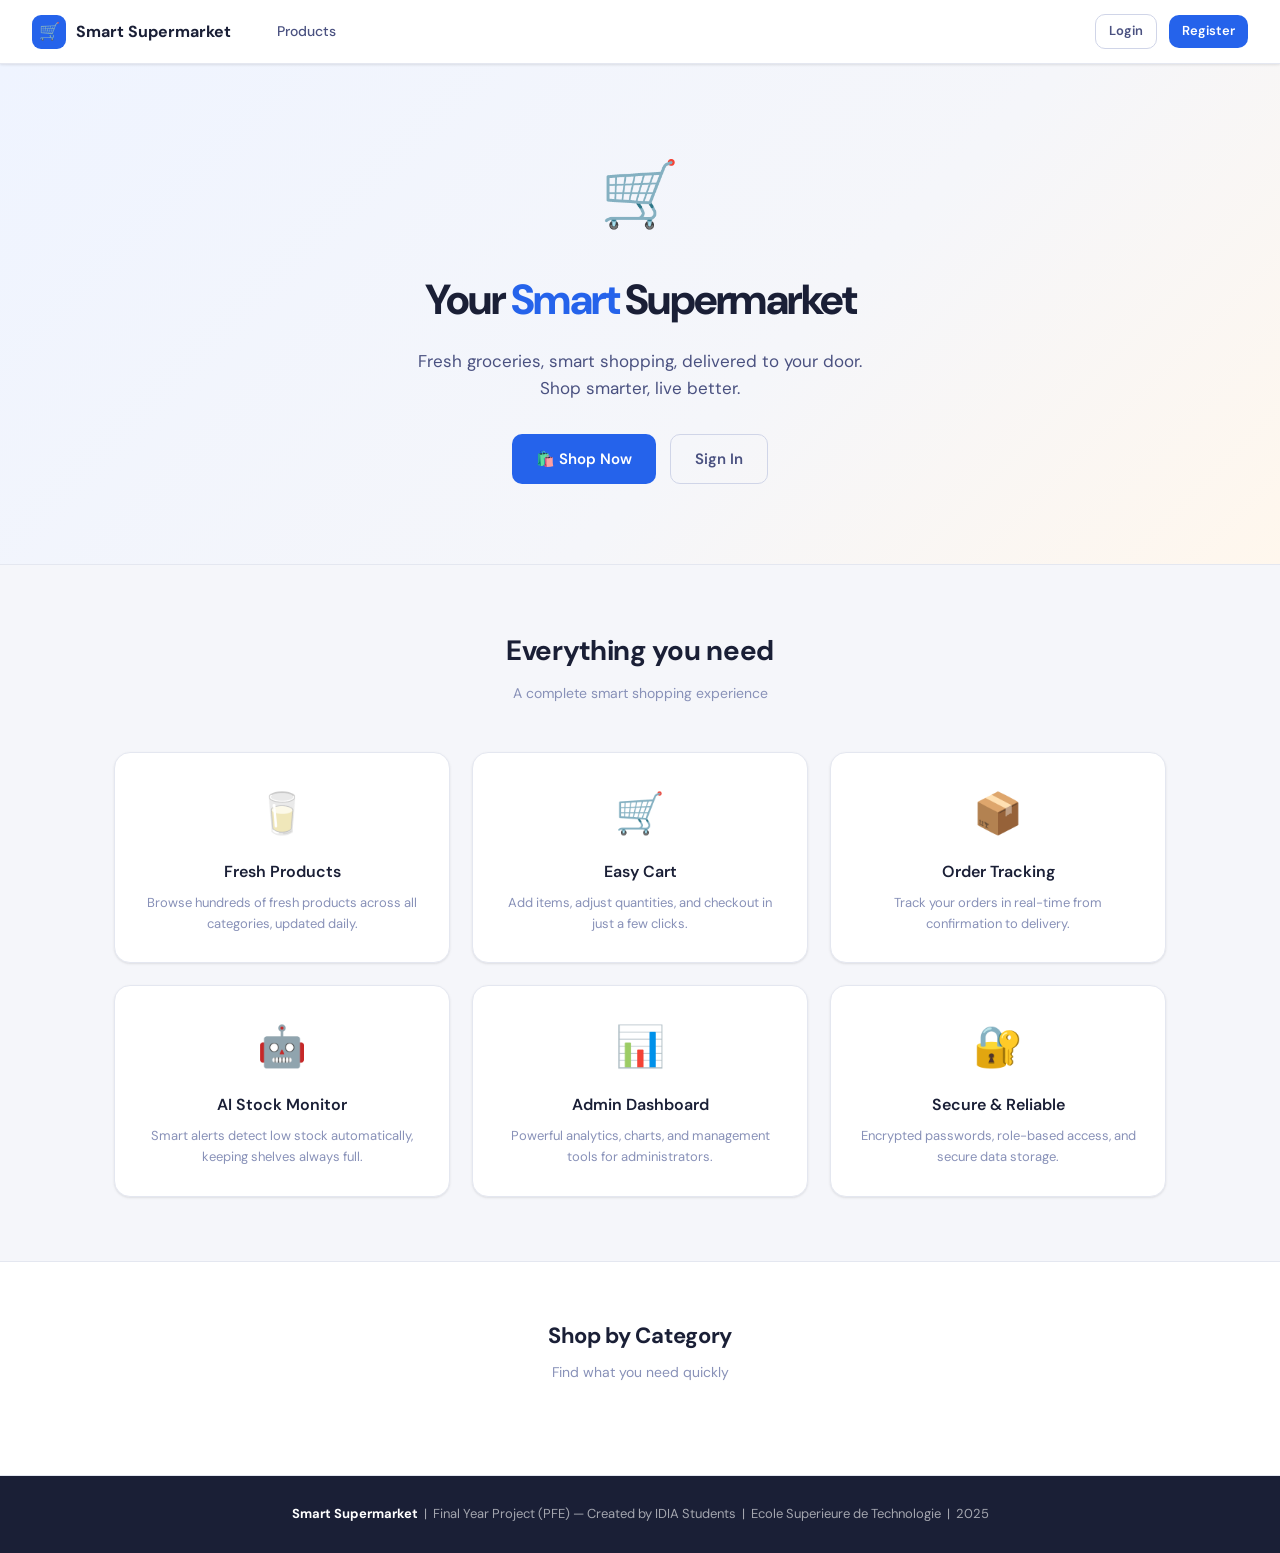
<file: Frontend/index.html>
<!DOCTYPE html>
<html lang="en">
<head>
    <meta charset="UTF-8">
    <meta name="viewport" content="width=device-width, initial-scale=1.0">
    <title>Smart Supermarket</title>
    <link rel="stylesheet" href="css/style.css">
    <link rel="stylesheet" href="https://cdnjs.cloudflare.com/ajax/libs/font-awesome/6.5.0/css/all.min.css">
    <style>
        .hero {
            background: linear-gradient(135deg, #eff4ff 0%, #f5f6fa 60%, #fff7ed 100%);
            border-bottom: 1px solid var(--border);
            padding: 80px 24px;
            text-align: center;
        }

        .hero-icon {
            font-size: 64px;
            margin-bottom: 20px;
            animation: float 3s ease-in-out infinite;
        }

        @keyframes float {
            0%, 100% { transform: translateY(0); }
            50%       { transform: translateY(-10px); }
        }

        .hero h1 {
            font-size: 42px;
            font-weight: 800;
            letter-spacing: -1.5px;
            color: var(--text);
            margin-bottom: 14px;
        }

        .hero h1 span { color: var(--primary); }

        .hero p {
            font-size: 17px;
            color: var(--text-2);
            max-width: 480px;
            margin: 0 auto 32px;
        }

        .hero-cta {
            display: flex;
            gap: 14px;
            justify-content: center;
            flex-wrap: wrap;
        }

        .features {
            max-width: 1100px;
            margin: 64px auto;
            padding: 0 24px;
        }

        .features h2 {
            text-align: center;
            font-size: 28px;
            margin-bottom: 8px;
        }

        .features > p {
            text-align: center;
            color: var(--muted);
            margin-bottom: 48px;
        }

        .features-grid {
            display: grid;
            grid-template-columns: repeat(3, 1fr);
            gap: 22px;
        }

        .feature-card {
            background: var(--white);
            border: 1px solid var(--border);
            border-radius: var(--radius-lg);
            padding: 28px 24px;
            text-align: center;
            box-shadow: var(--shadow-sm);
            transition: transform 0.2s, box-shadow 0.2s;
        }

        .feature-card:hover {
            transform: translateY(-3px);
            box-shadow: var(--shadow);
        }

        .feature-icon {
            font-size: 40px;
            margin-bottom: 14px;
        }

        .feature-card h3 {
            font-size: 16px;
            margin-bottom: 8px;
        }

        .feature-card p {
            font-size: 13px;
            color: var(--muted);
            line-height: 1.6;
        }

        .categories-section {
            background: var(--white);
            border-top: 1px solid var(--border);
            border-bottom: 1px solid var(--border);
            padding: 56px 24px;
        }

        .categories-inner {
            max-width: 900px;
            margin: 0 auto;
            text-align: center;
        }

        .categories-inner h2 { margin-bottom: 8px; }
        .categories-inner > p { color: var(--muted); margin-bottom: 36px; }

        .cat-grid {
            display: flex;
            flex-wrap: wrap;
            gap: 14px;
            justify-content: center;
        }

        .cat-chip {
            display: flex;
            align-items: center;
            gap: 8px;
            padding: 12px 22px;
            background: var(--bg);
            border: 1px solid var(--border);
            border-radius: 40px;
            font-size: 14px;
            font-weight: 600;
            color: var(--text-2);
            text-decoration: none;
            transition: all 0.15s;
        }

        .cat-chip:hover {
            background: var(--primary-bg);
            border-color: var(--primary-bd);
            color: var(--primary);
        }

        footer {
            background: var(--text);
            color: rgba(255,255,255,0.6);
            text-align: center;
            padding: 28px 24px;
            font-size: 13px;
        }

        footer strong { color: white; }

        @media (max-width: 768px) {
            .hero h1 { font-size: 28px; }
            .features-grid { grid-template-columns: 1fr; }
        }
    </style>
</head>
<body>

<nav id="navbar"></nav>

<!-- Hero -->
<section class="hero">
    <div class="hero-icon">🛒</div>
    <h1>Your <span>Smart</span> Supermarket</h1>
    <p>Fresh groceries, smart shopping, delivered to your door. Shop smarter, live better.</p>
    <div class="hero-cta">
        <a href="pages/products.html" class="btn btn-primary btn-lg">🛍️ Shop Now</a>
        <a href="pages/login.html"    class="btn btn-outline btn-lg">Sign In</a>
    </div>
</section>

<!-- Features -->
<section class="features">
    <h2>Everything you need</h2>
    <p>A complete smart shopping experience</p>

    <div class="features-grid">
        <div class="feature-card fade-up" style="animation-delay:0.05s">
            <div class="feature-icon">🥛</div>
            <h3>Fresh Products</h3>
            <p>Browse hundreds of fresh products across all categories, updated daily.</p>
        </div>
        <div class="feature-card fade-up" style="animation-delay:0.10s">
            <div class="feature-icon">🛒</div>
            <h3>Easy Cart</h3>
            <p>Add items, adjust quantities, and checkout in just a few clicks.</p>
        </div>
        <div class="feature-card fade-up" style="animation-delay:0.15s">
            <div class="feature-icon">📦</div>
            <h3>Order Tracking</h3>
            <p>Track your orders in real-time from confirmation to delivery.</p>
        </div>
        <div class="feature-card fade-up" style="animation-delay:0.20s">
            <div class="feature-icon">🤖</div>
            <h3>AI Stock Monitor</h3>
            <p>Smart alerts detect low stock automatically, keeping shelves always full.</p>
        </div>
        <div class="feature-card fade-up" style="animation-delay:0.25s">
            <div class="feature-icon">📊</div>
            <h3>Admin Dashboard</h3>
            <p>Powerful analytics, charts, and management tools for administrators.</p>
        </div>
        <div class="feature-card fade-up" style="animation-delay:0.30s">
            <div class="feature-icon">🔐</div>
            <h3>Secure & Reliable</h3>
            <p>Encrypted passwords, role-based access, and secure data storage.</p>
        </div>
    </div>
</section>

<!-- Categories -->
<section class="categories-section">
    <div class="categories-inner">
        <h2>Shop by Category</h2>
        <p>Find what you need quickly</p>
        <div class="cat-grid" id="cat-grid">
            <!-- Filled by JS -->
        </div>
    </div>
</section>

<footer>
    <strong>Smart Supermarket</strong> &nbsp;|&nbsp;
    Final Year Project (PFE) — Created by IDIA Students &nbsp;|&nbsp;
    Ecole Superieure de Technologie &nbsp;|&nbsp; 2025
</footer>

<div class="toast-container" id="toast-container"></div>

<script type="module">
    import { getCategories } from './js/api.js';
    import { buildNavbar, categoryEmoji } from './js/app.js';

    buildNavbar("");

    const cats = await getCategories();
    const grid = document.getElementById("cat-grid");

    if (cats.length) {
        grid.innerHTML = cats.map(c => `
            <a href="pages/products.html?category=${encodeURIComponent(c)}" class="cat-chip">
                <span>${categoryEmoji(c)}</span> ${c}
            </a>
        `).join("");
    }
</script>
</body>
</html>
</file>
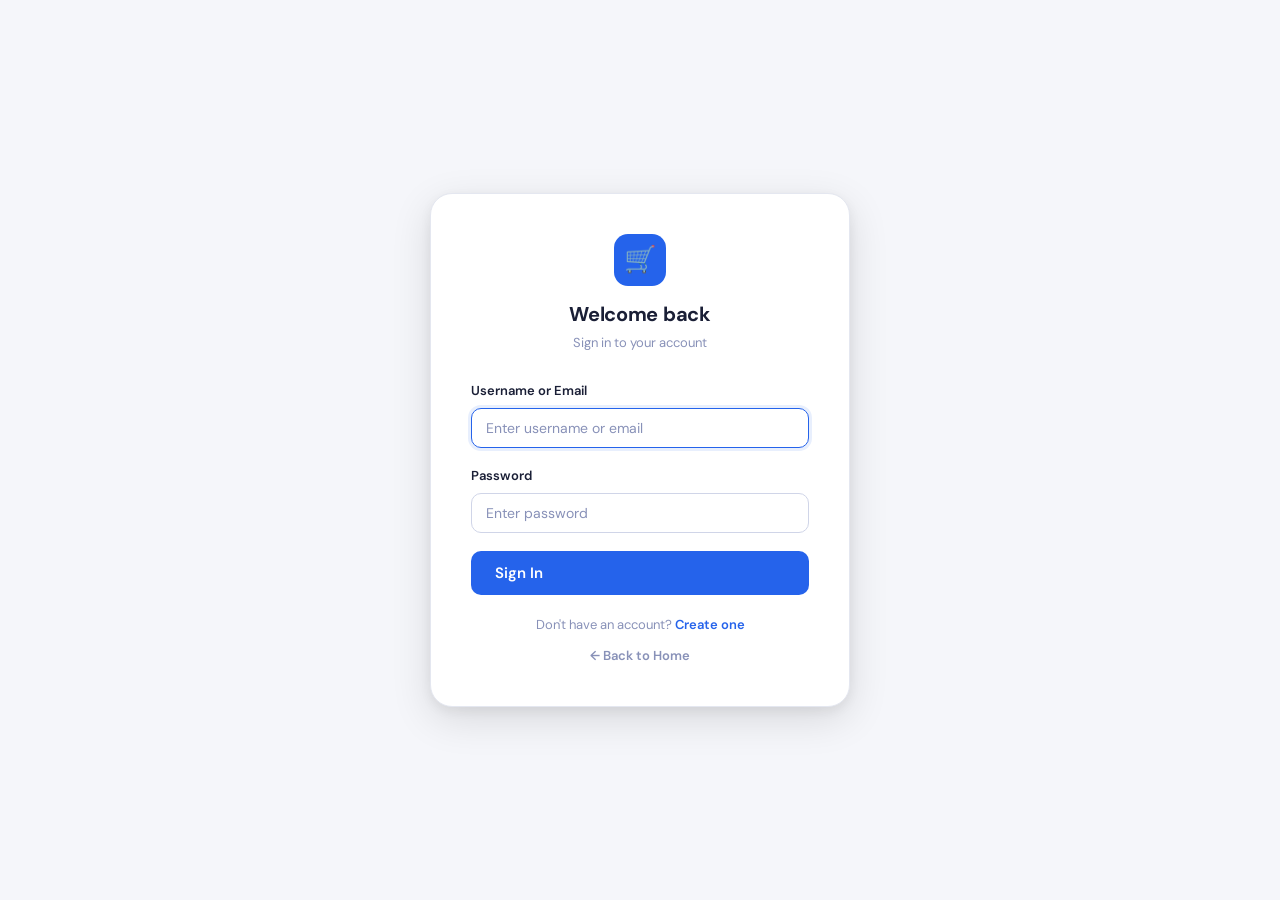
<file: Frontend/pages/admin-orders.html>
<!DOCTYPE html>
<html lang="en">
<head>
    <meta charset="UTF-8">
        <meta name="viewport" content="width=device-width, initial-scale=1.0">
    <title>Orders — Admin</title>
    <link rel="stylesheet" href="../css/style.css">
    <link rel="stylesheet" href="https://cdnjs.cloudflare.com/ajax/libs/font-awesome/6.5.0/css/all.min.css">
</head>
<body>
<div class="layout-admin">

    <!-- Sidebar -->
    <aside class="sidebar">
                <div class="sidebar-logo">
            <div class="brand-icon"><i class="fa-solid fa-cart-shopping" style="color:white;font-size:15px"></i></div>
            <div class="sidebar-logo-text">
                <h3>Smart Supermarket</h3>
                <span>Admin Panel</span>
            </div>
        </div>
                <nav class="sidebar-nav">
            <div class="nav-section-label">Main</div>
            <a href="./admin-dashboard.html" class="sidebar-link">
                <i class="fa-solid fa-chart-line s-icon"></i> Dashboard
            </a>
            <a href="./admin-products.html" class="sidebar-link">
                <i class="fa-solid fa-box s-icon"></i> Products
            </a>
            <a href="./admin-orders.html" class="sidebar-link active">
                <i class="fa-solid fa-receipt s-icon"></i> Orders
            </a>
            <a href="./admin-releve.html" class="sidebar-link">
                <i class="fa-solid fa-file-lines s-icon"></i> Statement
            </a>
            <a href="./admin-chatbot.html" class="sidebar-link">
                <i class="fa-solid fa-robot s-icon"></i> AI Assistant
            </a>
            <a href="./admin-vision.html" class="sidebar-link">
                <i class="fa-solid fa-camera s-icon"></i> Vision AI
            </a>
            <div class="nav-section-label">Store</div>
            <a href="./products.html" class="sidebar-link">
                <i class="fa-solid fa-store s-icon"></i> Storefront
            </a>
            <a href="../index.html" class="sidebar-link">
                <i class="fa-solid fa-house s-icon"></i> Home
            </a>
        </nav>
        <div class="sidebar-footer">
            <div class="user-card">
                <div class="user-avatar" id="admin-avatar">A</div>
                <div class="user-info">
                    <strong id="admin-name">Admin</strong>
                    <small>Administrator</small>
                </div>
                <button class="btn-logout" onclick="doLogout()" title="Logout"><i class="fa-solid fa-right-from-bracket"></i></button>
            </div>
        </div>
    </aside>

    <!-- Main -->
    <main class="admin-main">
        <div class="flex-between mb-24">
            <div class="page-header" style="margin-bottom:0">
                <h1>Orders</h1>
                <p>Manage and track all customer orders</p>
            </div>
            <div class="flex gap-8">
                <span class="badge badge-gray" id="order-count">0 orders</span>
            </div>
        </div>

        <!-- Status tabs -->
        <div class="flex gap-8 mb-24" style="flex-wrap:wrap" id="status-tabs">
            <button class="btn btn-primary btn-sm" data-status="all" onclick="setStatusFilter('all')">All</button>
            <button class="btn btn-outline btn-sm" data-status="pending"   onclick="setStatusFilter('pending')">⏳ Pending</button>
            <button class="btn btn-outline btn-sm" data-status="confirmed" onclick="setStatusFilter('confirmed')">✅ Confirmed</button>
            <button class="btn btn-outline btn-sm" data-status="shipped"   onclick="setStatusFilter('shipped')">🚚 Shipped</button>
            <button class="btn btn-outline btn-sm" data-status="delivered" onclick="setStatusFilter('delivered')">📬 Delivered</button>
            <button class="btn btn-outline btn-sm" data-status="cancelled" onclick="setStatusFilter('cancelled')">❌ Cancelled</button>
        </div>

        <!-- Table -->
        <div class="card" style="padding:0">
            <div class="table-wrap">
                <table>
                    <thead>
                        <tr>
                            <th>Order ID</th>
                            <th>Date</th>
                            <th>Customer ID</th>
                            <th>Items</th>
                            <th>Total</th>
                            <th>Status</th>
                            <th>Update Status</th>
                        </tr>
                    </thead>
                    <tbody id="table-body">
                        <tr><td colspan="7" style="text-align:center;padding:40px">
                            <span class="spinner"></span>
                        </td></tr>
                    </tbody>
                </table>
            </div>
        </div>

    </main>
</div>

<!-- Order detail modal -->
<div class="modal-overlay" id="detail-modal">
    <div class="modal" style="max-width:540px">
        <div class="modal-header">
            <span class="modal-title" id="detail-title">Order Details</span>
            <button class="modal-close" onclick="closeDetail()">✕</button>
        </div>
        <div id="detail-body"></div>
        <div class="modal-footer">
            <button class="btn btn-outline" onclick="closeDetail()">Close</button>
        </div>
    </div>
</div>

<div class="toast-container" id="toast-container"></div>

<script type="module">
    import { getAllOrders, updateOrderStatus, requireAdmin } from '../js/api.js';
    import { toast, formatPrice } from '../js/app.js';

    const user = requireAdmin();
    if (!user) throw new Error("Not admin");

    document.getElementById("admin-name").textContent   = user.username;
    document.getElementById("admin-avatar").textContent = user.username[0].toUpperCase();

    window.doLogout = function() {
        localStorage.removeItem("user");
        window.location.href = "./login.html";
    };

    let allOrders       = [];
    let activeFilter    = "all";
    const STATUSES      = ["pending", "confirmed", "shipped", "delivered", "cancelled"];

    async function load() {
        allOrders = await getAllOrders();
        render();
    }

    window.setStatusFilter = function(status) {
        activeFilter = status;
        document.querySelectorAll("[data-status]").forEach(btn => {
            btn.className = btn.dataset.status === status
                ? "btn btn-primary btn-sm"
                : "btn btn-outline btn-sm";
        });
        render();
    };

    function render() {
        const rows = activeFilter === "all"
            ? allOrders
            : allOrders.filter(o => o.status === activeFilter);

        document.getElementById("order-count").textContent = `${rows.length} order${rows.length !== 1 ? "s" : ""}`;

        const tbody = document.getElementById("table-body");

        if (!rows.length) {
            tbody.innerHTML = `<tr><td colspan="7" style="text-align:center;padding:40px;color:var(--muted)">No orders found</td></tr>`;
            return;
        }

        tbody.innerHTML = rows.map(o => `
            <tr>
                <td>
                    <span style="font-weight:700;color:var(--primary);font-family:var(--font-mono);cursor:pointer"
                        onclick="showDetail(${o.id})">#${o.id}</span>
                </td>
                <td style="font-size:13px;color:var(--text-2)">${o.date}</td>
                <td style="font-size:13px;color:var(--muted)">
                    ${o.user_id ? `User #${o.user_id}` : "Guest"}
                </td>
                <td style="font-size:13px">${o.items?.length || 0} item(s)</td>
                <td style="font-weight:700;color:var(--green)">${formatPrice(o.total)}</td>
                <td><span class="badge status-${o.status}">${o.status}</span></td>
                <td>
                    <select class="form-control" style="padding:6px 10px;font-size:13px;max-width:150px"
                        onchange="handleStatusChange(${o.id}, this.value)"
                        ${o.status === "cancelled" || o.status === "delivered" ? "disabled" : ""}>
                        ${STATUSES.map(s => `
                            <option value="${s}" ${s === o.status ? "selected" : ""}>${s}</option>
                        `).join("")}
                    </select>
                </td>
            </tr>
        `).join("");
    }

    window.handleStatusChange = async function(orderId, newStatus) {
        const res = await updateOrderStatus(orderId, newStatus);
        if (res.error) { toast(res.error, "error"); return; }

        const order = allOrders.find(o => o.id === orderId);
        if (order) order.status = newStatus;

        toast(`Order #${orderId} → ${newStatus}`, "success");
        render();
    };

    window.showDetail = function(orderId) {
        const o = allOrders.find(x => x.id === orderId);
        if (!o) return;

        document.getElementById("detail-title").textContent = `Order #${o.id}`;
        document.getElementById("detail-body").innerHTML = `
            <div style="margin-bottom:16px">
                <div class="flex-between" style="margin-bottom:10px">
                    <span class="badge status-${o.status}">${o.status}</span>
                    <span style="font-size:13px;color:var(--muted)">${o.date}</span>
                </div>
                ${o.note ? `<div class="alert alert-info" style="margin-bottom:12px">📝 ${o.note}</div>` : ""}
            </div>
            <div style="border:1px solid var(--border);border-radius:var(--radius);overflow:hidden;margin-bottom:16px">
                <table style="width:100%;font-size:13px">
                    <thead>
                        <tr>
                            <th style="padding:10px 14px;background:var(--bg);text-align:left;color:var(--muted);font-size:11px;text-transform:uppercase;letter-spacing:0.7px">Product</th>
                            <th style="padding:10px 14px;background:var(--bg);text-align:center;color:var(--muted);font-size:11px;text-transform:uppercase">Qty</th>
                            <th style="padding:10px 14px;background:var(--bg);text-align:right;color:var(--muted);font-size:11px;text-transform:uppercase">Subtotal</th>
                        </tr>
                    </thead>
                    <tbody>
                        ${o.items.map(item => `
                            <tr style="border-top:1px solid var(--border)">
                                <td style="padding:10px 14px;font-weight:500">${item.product_name}</td>
                                <td style="padding:10px 14px;text-align:center;color:var(--muted)">× ${item.quantity}</td>
                                <td style="padding:10px 14px;text-align:right;font-weight:600">${formatPrice(item.subtotal)}</td>
                            </tr>
                        `).join("")}
                    </tbody>
                </table>
            </div>
            <div style="text-align:right;font-size:17px;font-weight:800;color:var(--primary)">
                Total: ${formatPrice(o.total)}
            </div>
        `;
        document.getElementById("detail-modal").classList.add("open");
    };

    window.closeDetail = function() {
        document.getElementById("detail-modal").classList.remove("open");
    };

    document.getElementById("detail-modal").addEventListener("click", e => {
        if (e.target === document.getElementById("detail-modal")) closeDetail();
    });

    load();
</script>
</body>
</html>
</file>
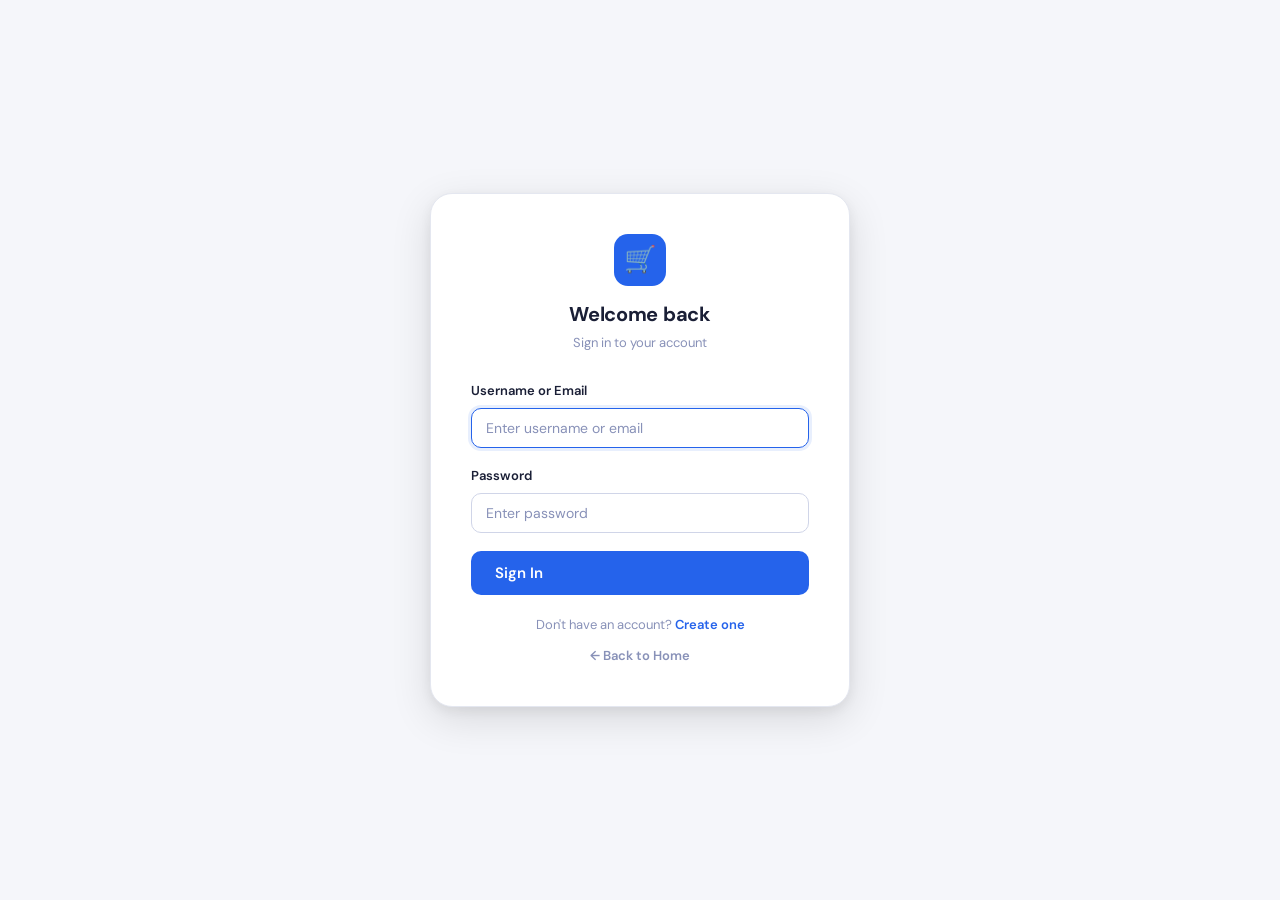
<file: Frontend/pages/admin-products.html>
<!DOCTYPE html>
<html lang="en">
<head>
    <meta charset="UTF-8">
        <meta name="viewport" content="width=device-width, initial-scale=1.0">
    <title>Products — Admin</title>
    <link rel="stylesheet" href="../css/style.css">
    <link rel="stylesheet" href="https://cdnjs.cloudflare.com/ajax/libs/font-awesome/6.5.0/css/all.min.css">
</head>
<body>
<div class="layout-admin">

    <!-- Sidebar -->
    <aside class="sidebar">
                <div class="sidebar-logo">
            <div class="brand-icon"><i class="fa-solid fa-cart-shopping" style="color:white;font-size:15px"></i></div>
            <div class="sidebar-logo-text">
                <h3>Smart Supermarket</h3>
                <span>Admin Panel</span>
            </div>
        </div>
                <nav class="sidebar-nav">
            <div class="nav-section-label">Main</div>
            <a href="./admin-dashboard.html" class="sidebar-link">
                <i class="fa-solid fa-chart-line s-icon"></i> Dashboard
            </a>
            <a href="./admin-products.html" class="sidebar-link active">
                <i class="fa-solid fa-box s-icon"></i> Products
            </a>
            <a href="./admin-orders.html" class="sidebar-link">
                <i class="fa-solid fa-receipt s-icon"></i> Orders
            </a>
            <a href="./admin-releve.html" class="sidebar-link">
                <i class="fa-solid fa-file-lines s-icon"></i> Statement
            </a>
            <a href="./admin-chatbot.html" class="sidebar-link">
                <i class="fa-solid fa-robot s-icon"></i> AI Assistant
            </a>
            <a href="./admin-vision.html" class="sidebar-link">
                <i class="fa-solid fa-camera s-icon"></i> Vision AI
            </a>
            <div class="nav-section-label">Store</div>
            <a href="./products.html" class="sidebar-link">
                <i class="fa-solid fa-store s-icon"></i> Storefront
            </a>
            <a href="../index.html" class="sidebar-link">
                <i class="fa-solid fa-house s-icon"></i> Home
            </a>
        </nav>
        <div class="sidebar-footer">
            <div class="user-card">
                <div class="user-avatar" id="admin-avatar">A</div>
                <div class="user-info">
                    <strong id="admin-name">Admin</strong>
                    <small>Administrator</small>
                </div>
                <button class="btn-logout" onclick="doLogout()" title="Logout"><i class="fa-solid fa-right-from-bracket"></i></button>
            </div>
        </div>
    </aside>

    <!-- Main -->
    <main class="admin-main">
        <div class="flex-between mb-24">
            <div class="page-header" style="margin-bottom:0">
                <h1>Products</h1>
                <p>Manage your product catalog</p>
            </div>
            <button class="btn btn-primary" onclick="openModal()">Add Product</button>
        </div>

        <!-- Filters -->
        <div class="card mb-24" style="padding:14px 18px">
            <div class="flex gap-12" style="flex-wrap:wrap;align-items:center">
                <input type="text" id="search" class="form-control" placeholder="🔍 Search..." style="max-width:240px" oninput="renderTable()">
                <select id="cat-filter" class="form-control" style="max-width:180px" onchange="renderTable()">
                    <option value="">All categories</option>
                </select>
                <select id="stock-filter" class="form-control" style="max-width:160px" onchange="renderTable()">
                    <option value="">All stock levels</option>
                    <option value="out">Out of stock</option>
                    <option value="low">Low stock (≤5)</option>
                    <option value="ok">In stock</option>
                </select>
                <span id="count" class="text-muted" style="margin-left:auto"></span>
            </div>
        </div>

        <!-- Table -->
        <div class="card" style="padding:0">
            <div class="table-wrap">
                <table id="products-table">
                    <thead>
                        <tr>
                            <th>ID</th>
                            <th>Name</th>
                            <th>Category</th>
                            <th>Price</th>
                            <th>Stock</th>
                            <th>Actions</th>
                        </tr>
                    </thead>
                    <tbody id="table-body">
                        <tr><td colspan="6" style="text-align:center;padding:40px;color:var(--muted)">
                            <span class="spinner"></span>
                        </td></tr>
                    </tbody>
                </table>
            </div>
        </div>
    </main>
</div>

<!-- Modal -->
<div class="modal-overlay" id="modal">
    <div class="modal">
        <div class="modal-header">
            <span class="modal-title" id="modal-title">Add Product</span>
            <button class="modal-close" onclick="closeModal()">✕</button>
        </div>
        <div id="modal-error"></div>
        <div class="form-group">
            <label class="form-label">Name *</label>
            <input type="text" id="f-name" class="form-control" placeholder="Product name">
        </div>
        <div style="display:grid;grid-template-columns:1fr 1fr;gap:14px">
            <div class="form-group">
                <label class="form-label">Category *</label>
                <select id="f-category" class="form-control">
                    <option value="">Select a category</option>
                    <option value="Dairy">Dairy</option>
                    <option value="Bakery">Bakery</option>
                    <option value="Drinks">Drinks</option>
                    <option value="Pantry">Pantry</option>
                    <option value="Oils">Oils</option>
                </select>
            </div>
            <div class="form-group">
                <label class="form-label">Price (MAD) *</label>
                <input type="number" id="f-price" class="form-control" placeholder="0.00" min="0" step="0.01">
            </div>
        </div>
        <div style="display:grid;grid-template-columns:1fr 1fr;gap:14px">
            <div class="form-group">
                <label class="form-label">Stock *</label>
                <input type="number" id="f-stock" class="form-control" placeholder="0" min="0">
            </div>
            <div class="form-group">
                <label class="form-label">Product Image</label>
                <!-- Hidden URL field -->
                <input type="hidden" id="f-image">

                <!-- Upload zone -->
                <div id="upload-zone"
                    onclick="document.getElementById('f-image-file').click()"
                    style="border:2px dashed var(--border2);border-radius:var(--radius);padding:16px;text-align:center;cursor:pointer;transition:border-color 0.2s;background:var(--bg)">
                    <div id="upload-placeholder">
                        <div style="font-size:28px;margin-bottom:6px">📷</div>
                        <div style="font-size:13px;font-weight:600;color:var(--text-2)">Click to upload an image</div>
                        <div style="font-size:11px;color:var(--muted);margin-top:3px">PNG, JPG, WEBP — Max 5MB</div>
                    </div>
                    <div id="upload-preview" style="display:none;position:relative">
                        <img id="img-preview-el" src="" alt="Preview"
                            style="width:90px;height:90px;object-fit:cover;border-radius:10px;border:1px solid var(--border);">
                        <button onclick="clearImage(event)" title="Remove image"
                            style="position:absolute;top:-8px;right:calc(50% - 53px);width:22px;height:22px;border-radius:50%;background:var(--red);color:white;border:none;cursor:pointer;font-size:12px;display:flex;align-items:center;justify-content:center;">✕</button>
                    </div>
                </div>

                <input type="file" id="f-image-file" accept="image/*" style="display:none" onchange="handleImageUpload(this)">

                <!-- Upload progress -->
                <div id="upload-progress" style="display:none;margin-top:8px">
                    <div style="height:4px;background:var(--border);border-radius:4px;overflow:hidden">
                        <div id="upload-bar" style="height:100%;width:0%;background:var(--primary);transition:width 0.3s"></div>
                    </div>
                    <div style="font-size:11px;color:var(--muted);margin-top:4px">Uploading...</div>
                </div>
            </div>
        </div>
        <div class="form-group">
            <label class="form-label">Description</label>
            <textarea id="f-description" class="form-control" rows="2" placeholder="Short description..."></textarea>
        </div>
        <div class="form-group">
            <label class="form-label">Origin</label>
            <input type="text" id="f-origin" class="form-control" placeholder="e.g. Morocco, France, Spain...">
        </div>
        <div class="modal-footer">
            <button class="btn btn-outline" onclick="closeModal()">Cancel</button>
            <button class="btn btn-primary" id="modal-save-btn" onclick="saveProduct()">Save Product</button>
        </div>
    </div>
</div>

<div class="toast-container" id="toast-container"></div>

<script type="module">
    import { getProducts, addProduct, updateProduct, deleteProduct, getCategories, requireAdmin } from '../js/api.js';
    import { toast, formatPrice, stockBadge, categoryEmoji } from '../js/app.js';

    const user = requireAdmin();
    if (!user) throw new Error("Not admin");

    document.getElementById("admin-name").textContent   = user.username;
    document.getElementById("admin-avatar").textContent = user.username[0].toUpperCase();

    window.doLogout = function() {
        localStorage.removeItem("user");
        window.location.href = "./login.html";
    };

    let allProducts = [];
    let editingId   = null;

    // ── Load ─────────────────────────────────────────────────────
    async function load() {
        allProducts = await getProducts();
        const cats  = [...new Set(allProducts.map(p => p.category))].sort();

        const catFilter = document.getElementById("cat-filter");
        cats.forEach(c => {
            const o = document.createElement("option");
            o.value = c; o.textContent = c;
            catFilter.appendChild(o);
        });

        renderTable();
    }

    window.renderTable = function() {
        const search      = document.getElementById("search").value.toLowerCase();
        const catFilter   = document.getElementById("cat-filter").value;
        const stockFilter = document.getElementById("stock-filter").value;

        let rows = allProducts;

        if (search)     rows = rows.filter(p => p.name.toLowerCase().includes(search) || p.category.toLowerCase().includes(search));
        if (catFilter)  rows = rows.filter(p => p.category === catFilter);
        if (stockFilter === "out") rows = rows.filter(p => p.stock === 0);
        else if (stockFilter === "low") rows = rows.filter(p => p.stock > 0 && p.stock <= 5);
        else if (stockFilter === "ok")  rows = rows.filter(p => p.stock > 5);

        document.getElementById("count").textContent = `${rows.length} product${rows.length !== 1 ? "s" : ""}`;

        const tbody = document.getElementById("table-body");

        if (!rows.length) {
            tbody.innerHTML = `<tr><td colspan="6" style="text-align:center;padding:40px;color:var(--muted)">No products found</td></tr>`;
            return;
        }

        tbody.innerHTML = rows.map(p => `
            <tr>
                <td style="color:var(--muted);font-family:var(--font-mono);font-size:13px">#${p.id}</td>
                <td>
                    <div style="display:flex;align-items:center;gap:10px">
                        ${p.image_url
                            ? `<img src="${p.image_url}" alt="${p.name}"
                                style="width:42px;height:42px;object-fit:cover;border-radius:8px;border:1px solid var(--border);flex-shrink:0;"
                                onerror="this.style.display='none';this.nextElementSibling.style.display='flex'">`
                            : ''
                        }
                        <span style="font-size:22px;${p.image_url ? 'display:none' : ''}">${categoryEmoji(p.category)}</span>
                        <div>
                            <div style="font-weight:600">${p.name}</div>
                            ${p.description ? `<div style="font-size:12px;color:var(--muted)">${p.description.slice(0,40)}${p.description.length > 40 ? '...' : ''}</div>` : ''}
                        </div>
                    </div>
                </td>
                <td><span class="badge badge-blue">${p.category}</span></td>
                <td style="font-weight:700;color:var(--primary)">${formatPrice(p.price)}</td>
                <td>${stockBadge(p.stock)}</td>
                <td>
                    <div class="flex gap-8">
                        <button class="btn btn-outline btn-sm" onclick="openEdit(${p.id})">Edit</button>
                        <button class="btn btn-sm" style="background:var(--red-bg);color:var(--red)" onclick="handleDelete(${p.id}, '${p.name.replace(/'/g,"\\'")}')">🗑</button>
                    </div>
                </td>
            </tr>
        `).join("");
    };

    // ── Modal ─────────────────────────────────────────────────────
    window.openModal = function() {
        editingId = null;
        document.getElementById("modal-title").textContent = "Add Product";
        document.getElementById("modal-save-btn").textContent = "Save Product";
        ["f-name","f-category","f-price","f-stock","f-image","f-description","f-origin"].forEach(id => {
            document.getElementById(id).value = "";
        });
        document.getElementById("modal-error").innerHTML = "";
        document.getElementById("modal").classList.add("open");
        document.getElementById("f-name").focus();
    };

    window.openEdit = function(id) {
        const p = allProducts.find(x => x.id === id);
        if (!p) return;
        editingId = id;
        document.getElementById("modal-title").textContent = "Edit Product";
        document.getElementById("modal-save-btn").textContent = "Update Product";
        document.getElementById("f-name").value        = p.name;
        document.getElementById("f-category").value    = p.category || "";
        document.getElementById("f-price").value       = p.price;
        document.getElementById("f-stock").value       = p.stock;
        document.getElementById("f-image").value       = p.image_url || "";
        document.getElementById("f-description").value = p.description || "";
        document.getElementById("f-origin").value       = p.origin || "";
        document.getElementById("modal-error").innerHTML = "";
        document.getElementById("modal").classList.add("open");
    };

    window.closeModal = function() {
        document.getElementById("modal").classList.remove("open");
    };

    window.saveProduct = async function() {
        const data = {
            name:        document.getElementById("f-name").value.trim(),
            category:    document.getElementById("f-category").value.trim(),
            price:       parseFloat(document.getElementById("f-price").value),
            stock:       parseInt(document.getElementById("f-stock").value),
            image_url:   document.getElementById("f-image").value.trim(),
            description: document.getElementById("f-description").value.trim(),
            origin:      document.getElementById("f-origin").value.trim()
        };

        const errBox = document.getElementById("modal-error");
        errBox.innerHTML = "";

        if (!data.name || !data.category || isNaN(data.price) || isNaN(data.stock)) {
            errBox.innerHTML = `<div class="alert alert-error">Please fill all required fields.</div>`;
            return;
        }

        const btn = document.getElementById("modal-save-btn");
        btn.disabled = true;
        btn.innerHTML = `<span class="spinner"></span> Saving...`;

        const res = editingId
            ? await updateProduct(editingId, data)
            : await addProduct(data);

        btn.disabled = false;
        btn.textContent = editingId ? "Update Product" : "Save Product";

        if (res.error) {
            errBox.innerHTML = `<div class="alert alert-error">❌ ${res.error}</div>`;
            return;
        }

        toast(editingId ? "Product updated ✓" : "Product added ✓", "success");
        closeModal();
        allProducts = await getProducts();
        renderTable();
    };

    window.handleDelete = async function(id, name) {
        if (!confirm(`Delete "${name}"? This cannot be undone.`)) return;
        const res = await deleteProduct(id);
        if (res.error) { toast(res.error, "error"); return; }
        toast(`"${name}" deleted`, "warning");
        allProducts = await getProducts();
        renderTable();
    };

    // Close modal on overlay click
    document.getElementById("modal").addEventListener("click", e => {
        if (e.target === document.getElementById("modal")) closeModal();
    });

    // ── Image upload handler ────────────────────────────────────
    window.handleImageUpload = async function(input) {
        const file = input.files[0];
        if (!file) return;

        const progress = document.getElementById("upload-progress");
        const bar      = document.getElementById("upload-bar");
        progress.style.display = "block";

        // Animate bar
        let pct = 0;
        const timer = setInterval(() => {
            pct = Math.min(pct + 15, 85);
            bar.style.width = pct + "%";
        }, 100);

        const formData = new FormData();
        formData.append("image", file);

        try {
            const res  = await fetch("http://127.0.0.1:5000/api/products/upload-image", {
                method: "POST",
                body: formData
            });
            const data = await res.json();

            clearInterval(timer);
            bar.style.width = "100%";

            if (data.error) {
                toast(data.error, "error");
                progress.style.display = "none";
                return;
            }

            // Save URL in hidden input
            document.getElementById("f-image").value = data.image_url;

            // Show preview
            showUploadPreview(data.image_url);
            setTimeout(() => { progress.style.display = "none"; }, 500);
            toast("Image uploaded successfully", "success");

        } catch (err) {
            clearInterval(timer);
            progress.style.display = "none";
            toast("Upload failed — is the backend running?", "error");
        }
    };

    function showUploadPreview(url) {
        document.getElementById("upload-placeholder").style.display = "none";
        document.getElementById("upload-preview").style.display     = "block";
        document.getElementById("img-preview-el").src = url;
    }

    function hideUploadPreview() {
        document.getElementById("upload-placeholder").style.display = "block";
        document.getElementById("upload-preview").style.display     = "none";
        document.getElementById("img-preview-el").src = "";
        document.getElementById("f-image").value = "";
        document.getElementById("f-image-file").value = "";
    }

    window.clearImage = function(e) {
        e.stopPropagation();
        hideUploadPreview();
    };

    // Drag & drop support
    const zone = document.getElementById("upload-zone");
    zone.addEventListener("dragover", e => { e.preventDefault(); zone.style.borderColor = "var(--primary)"; });
    zone.addEventListener("dragleave", ()  => { zone.style.borderColor = "var(--border2)"; });
    zone.addEventListener("drop", e => {
        e.preventDefault();
        zone.style.borderColor = "var(--border2)";
        const file = e.dataTransfer.files[0];
        if (file && file.type.startsWith("image/")) {
            const dt = new DataTransfer();
            dt.items.add(file);
            const input = document.getElementById("f-image-file");
            input.files = dt.files;
            handleImageUpload(input);
        }
    });

    // Reset image zone when modal opens
    const origOpenModal = window.openModal;
    window.openModal = function() {
        origOpenModal();
        hideUploadPreview();
    };

    // Load existing image when editing
    const origOpenEdit = window.openEdit;
    window.openEdit = function(id) {
        origOpenEdit(id);
        const p = allProducts.find(x => x.id === id);
        hideUploadPreview();
        if (p && p.image_url) {
            setTimeout(() => showUploadPreview(p.image_url), 50);
        }
    };

    load();
</script>
</body>
</html>
</file>
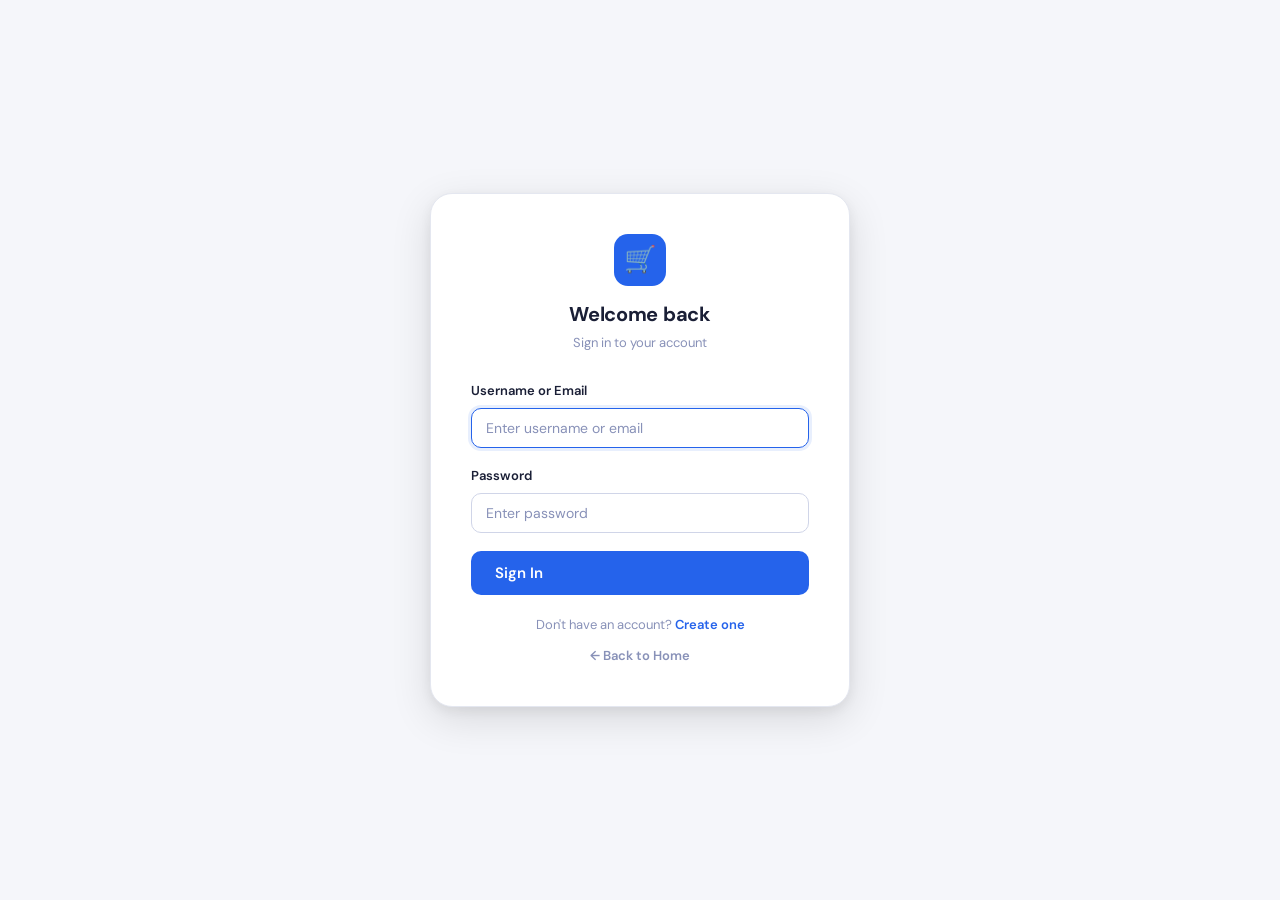
<file: Frontend/pages/admin-vision.html>
<!DOCTYPE html>
<html lang="en">
<head>
    <meta charset="UTF-8">
        <meta name="viewport" content="width=device-width, initial-scale=1.0">
    <title>AI Vision Models — Admin</title>
    <link rel="stylesheet" href="../css/style.css">
    <link rel="stylesheet" href="https://cdnjs.cloudflare.com/ajax/libs/font-awesome/6.5.0/css/all.min.css">
    <style>
        .vision-grid {
            display: grid;
            grid-template-columns: 1fr 1fr;
            gap: 24px;
            margin-bottom: 28px;
        }

        .model-card {
            background: var(--white);
            border: 1px solid var(--border);
            border-radius: var(--radius-lg);
            overflow: hidden;
            box-shadow: var(--shadow-sm);
            transition: box-shadow 0.2s;
        }

        .model-card:hover { box-shadow: var(--shadow); }

        .model-header {
            padding: 20px 22px 16px;
            border-bottom: 1px solid var(--border);
            display: flex;
            align-items: center;
            justify-content: space-between;
        }

        .model-title-group {
            display: flex;
            align-items: center;
            gap: 14px;
        }

        .model-icon {
            width: 48px;
            height: 48px;
            border-radius: 12px;
            display: flex;
            align-items: center;
            justify-content: center;
            font-size: 22px;
            flex-shrink: 0;
        }

        .model-icon.blue   { background: var(--primary-bg); }
        .model-icon.orange { background: var(--orange-bg); }

        .model-name {
            font-size: 15px;
            font-weight: 700;
            color: var(--text);
        }

        .model-subtitle {
            font-size: 12px;
            color: var(--muted);
            margin-top: 2px;
        }

        /* Toggle switch */
        .toggle-wrap {
            display: flex;
            align-items: center;
            gap: 10px;
        }

        .toggle-label {
            font-size: 12px;
            font-weight: 600;
            color: var(--muted);
        }

        .toggle {
            position: relative;
            width: 44px;
            height: 24px;
            cursor: pointer;
        }

        .toggle input { display: none; }

        .toggle-track {
            position: absolute;
            inset: 0;
            background: var(--border2);
            border-radius: 24px;
            transition: background 0.25s;
        }

        .toggle-thumb {
            position: absolute;
            top: 3px;
            left: 3px;
            width: 18px;
            height: 18px;
            background: white;
            border-radius: 50%;
            box-shadow: 0 1px 4px rgba(0,0,0,0.2);
            transition: transform 0.25s;
        }

        .toggle input:checked ~ .toggle-track { background: var(--primary); }
        .toggle input:checked ~ .toggle-thumb { transform: translateX(20px); }

        /* Camera feed area */
        .camera-feed {
            position: relative;
            background: #0f1117;
            height: 240px;
            display: flex;
            align-items: center;
            justify-content: center;
            overflow: hidden;
        }

        .camera-offline {
            text-align: center;
            color: rgba(255,255,255,0.4);
        }

        .camera-offline .cam-icon { font-size: 42px; margin-bottom: 10px; }
        .camera-offline p { font-size: 13px; }

        .camera-online {
            width: 100%;
            height: 100%;
            display: none;
            align-items: center;
            justify-content: center;
        }

        /* Simulated detection boxes */
        .detection-canvas {
            position: relative;
            width: 100%;
            height: 100%;
            display: none;
        }

        .det-box {
            position: absolute;
            border: 2px solid #22c55e;
            border-radius: 4px;
            animation: pulse-box 2s infinite;
        }

        .det-label {
            position: absolute;
            top: -22px;
            left: 0;
            background: #22c55e;
            color: white;
            font-size: 10px;
            font-weight: 700;
            padding: 2px 6px;
            border-radius: 4px;
            white-space: nowrap;
        }

        .det-box.empty {
            border-color: #ef4444;
        }

        .det-box.empty .det-label {
            background: #ef4444;
        }

        @keyframes pulse-box {
            0%, 100% { opacity: 1; }
            50%       { opacity: 0.6; }
        }

        /* Status indicator */
        .status-dot {
            width: 8px;
            height: 8px;
            border-radius: 50%;
            display: inline-block;
            margin-right: 6px;
        }

        .status-dot.online  { background: var(--green); animation: blink 1.5s infinite; }
        .status-dot.offline { background: var(--muted); }

        @keyframes blink {
            0%, 100% { opacity: 1; }
            50%       { opacity: 0.3; }
        }

        /* Model info section */
        .model-info {
            padding: 16px 22px;
            border-bottom: 1px solid var(--border);
        }

        .info-row {
            display: flex;
            justify-content: space-between;
            align-items: center;
            padding: 6px 0;
            font-size: 13px;
        }

        .info-row:not(:last-child) {
            border-bottom: 1px solid var(--border);
        }

        .info-key   { color: var(--muted); font-weight: 500; }
        .info-value { color: var(--text);  font-weight: 600; }

        /* Detection results */
        .detection-results {
            padding: 16px 22px;
        }

        .result-title {
            font-size: 12px;
            font-weight: 700;
            color: var(--muted);
            text-transform: uppercase;
            letter-spacing: 0.7px;
            margin-bottom: 10px;
        }

        .result-item {
            display: flex;
            align-items: center;
            justify-content: space-between;
            padding: 8px 12px;
            border-radius: var(--radius);
            margin-bottom: 6px;
            font-size: 13px;
            font-weight: 500;
        }

        .result-item.detected {
            background: var(--green-bg);
            color: var(--green);
        }

        .result-item.empty {
            background: var(--red-bg);
            color: var(--red);
        }

        .result-item.counting {
            background: var(--primary-bg);
            color: var(--primary);
        }

        .result-count {
            font-weight: 800;
            font-size: 15px;
        }

        /* Scan button */
        .scan-btn {
            display: flex;
            align-items: center;
            gap: 8px;
            padding: 10px 20px;
            border-radius: var(--radius);
            font-size: 14px;
            font-weight: 600;
            border: none;
            cursor: pointer;
            transition: all 0.15s;
            width: 100%;
            justify-content: center;
            margin-top: 12px;
        }

        .scan-btn.blue {
            background: var(--primary);
            color: white;
        }

        .scan-btn.blue:hover { background: var(--primary-h); }

        .scan-btn.orange {
            background: var(--orange);
            color: white;
        }

        .scan-btn.orange:hover { opacity: 0.9; }

        .scan-btn:disabled {
            background: var(--muted);
            cursor: not-allowed;
        }

        /* Scanning animation */
        .scanning-bar {
            display: none;
            height: 3px;
            background: linear-gradient(90deg, transparent, var(--primary), transparent);
            background-size: 200% 100%;
            animation: scan 1.5s linear infinite;
            position: absolute;
            bottom: 0;
            left: 0;
            right: 0;
        }

        @keyframes scan {
            0%   { background-position: -200% 0; }
            100% { background-position: 200% 0; }
        }

        /* Overall stats bar */
        .stats-bar {
            background: var(--white);
            border: 1px solid var(--border);
            border-radius: var(--radius-lg);
            padding: 20px 24px;
            display: grid;
            grid-template-columns: repeat(4, 1fr);
            gap: 0;
            margin-bottom: 24px;
            box-shadow: var(--shadow-sm);
        }

        .stat-item {
            text-align: center;
            border-right: 1px solid var(--border);
            padding: 0 16px;
        }

        .stat-item:last-child { border-right: none; }
        .stat-num  { font-size: 26px; font-weight: 800; color: var(--text); }
        .stat-desc { font-size: 11px; font-weight: 700; color: var(--muted); text-transform: uppercase; letter-spacing: 0.5px; margin-top: 4px; }

        @media (max-width: 900px) {
            .vision-grid { grid-template-columns: 1fr; }
            .stats-bar   { grid-template-columns: 1fr 1fr; }
        }
    </style>
</head>
<body>
<div class="layout-admin">

    <!-- Sidebar -->
    <aside class="sidebar">
                <div class="sidebar-logo">
            <div class="brand-icon"><i class="fa-solid fa-cart-shopping" style="color:white;font-size:15px"></i></div>
            <div class="sidebar-logo-text">
                <h3>Smart Supermarket</h3>
                <span>Admin Panel</span>
            </div>
        </div>
                <nav class="sidebar-nav">
            <div class="nav-section-label">Main</div>
            <a href="./admin-dashboard.html" class="sidebar-link">
                <i class="fa-solid fa-chart-line s-icon"></i> Dashboard
            </a>
            <a href="./admin-products.html" class="sidebar-link">
                <i class="fa-solid fa-box s-icon"></i> Products
            </a>
            <a href="./admin-orders.html" class="sidebar-link">
                <i class="fa-solid fa-receipt s-icon"></i> Orders
            </a>
            <a href="./admin-releve.html" class="sidebar-link">
                <i class="fa-solid fa-file-lines s-icon"></i> Statement
            </a>
            <a href="./admin-chatbot.html" class="sidebar-link">
                <i class="fa-solid fa-robot s-icon"></i> AI Assistant
            </a>
            <a href="./admin-vision.html" class="sidebar-link active">
                <i class="fa-solid fa-camera s-icon"></i> Vision AI
            </a>
            <div class="nav-section-label">Store</div>
            <a href="./products.html" class="sidebar-link">
                <i class="fa-solid fa-store s-icon"></i> Storefront
            </a>
            <a href="../index.html" class="sidebar-link">
                <i class="fa-solid fa-house s-icon"></i> Home
            </a>
        </nav>
        <div class="sidebar-footer">
            <div class="user-card">
                <div class="user-avatar" id="admin-avatar">A</div>
                <div class="user-info">
                    <strong id="admin-name">Admin</strong>
                    <small>Administrator</small>
                </div>
                <button class="btn-logout" onclick="doLogout()" title="Logout"><i class="fa-solid fa-right-from-bracket"></i></button>
            </div>
        </div>
    </aside>

    <!-- Main -->
    <main class="admin-main">

        <div class="page-header">
            <h1>AI Vision Models</h1>
            <p>Camera-based detection systems for smart shelf monitoring</p>
        </div>

        <!-- Global stats -->
        <div class="stats-bar">
            <div class="stat-item">
                <div class="stat-num" id="stat-models">2</div>
                <div class="stat-desc">Total Models</div>
            </div>
            <div class="stat-item">
                <div class="stat-num" id="stat-active" style="color:var(--green)">0</div>
                <div class="stat-desc">Active</div>
            </div>
            <div class="stat-item">
                <div class="stat-num" id="stat-empty" style="color:var(--red)">—</div>
                <div class="stat-desc">Empty Slots</div>
            </div>
            <div class="stat-item">
                <div class="stat-num" id="stat-items" style="color:var(--primary)">—</div>
                <div class="stat-desc">Items Counted</div>
            </div>
        </div>

        <!-- Models grid -->
        <div class="vision-grid">

            <!-- Model 1 — Empty Shelf Detection -->
            <div class="model-card">
                <div class="model-header">
                    <div class="model-title-group">
                        <div class="model-icon blue">🕳️</div>
                        <div>
                            <div class="model-name">Empty Shelf Detector</div>
                            <div class="model-subtitle">
                                <span class="status-dot offline" id="dot-1"></span>
                                <span id="status-text-1">Offline</span>
                            </div>
                        </div>
                    </div>
                    <label class="toggle">
                        <input type="checkbox" id="toggle-1" onchange="toggleModel(1, this.checked)">
                        <div class="toggle-track"></div>
                        <div class="toggle-thumb"></div>
                    </label>
                </div>

                <!-- Camera feed -->
                <div class="camera-feed" id="feed-1">
                    <div class="camera-offline" id="offline-1">
                        <div class="cam-icon">📷</div>
                        <p>Camera offline</p>
                        <p style="font-size:11px;margin-top:4px">Enable the model to start</p>
                    </div>
                    <div class="detection-canvas" id="canvas-1">
                        <!-- Simulated shelf image background -->
                        <div style="width:100%;height:100%;background:linear-gradient(180deg,#1a1a2e 0%,#16213e 100%);display:flex;align-items:center;justify-content:center;position:relative">
                            <div style="color:rgba(255,255,255,0.15);font-size:13px;letter-spacing:2px;text-transform:uppercase">Live Camera Feed</div>
                            <!-- Detection boxes -->
                            <div class="det-box empty"    style="top:20%;left:5%;width:28%;height:55%">
                                <div class="det-label">Empty Slot</div>
                            </div>
                            <div class="det-box"          style="top:20%;left:36%;width:28%;height:55%">
                                <div class="det-label">Stocked</div>
                            </div>
                            <div class="det-box empty"    style="top:20%;left:67%;width:28%;height:55%">
                                <div class="det-label">Empty Slot</div>
                            </div>
                        </div>
                    </div>
                    <div class="scanning-bar" id="scan-bar-1"></div>
                </div>

                <!-- Model info -->
                <div class="model-info">
                    <div class="info-row">
                        <span class="info-key">Model Type</span>
                        <span class="info-value">YOLOv8 — Object Detection</span>
                    </div>
                    <div class="info-row">
                        <span class="info-key">Input</span>
                        <span class="info-value">Camera Feed (RGB)</span>
                    </div>
                    <div class="info-row">
                        <span class="info-key">Accuracy</span>
                        <span class="info-value">94.2%</span>
                    </div>
                    <div class="info-row">
                        <span class="info-key">Last Scan</span>
                        <span class="info-value" id="last-scan-1">—</span>
                    </div>
                </div>

                <!-- Results -->
                <div class="detection-results">
                    <div class="result-title">Detection Results</div>
                    <div id="results-1">
                        <div style="text-align:center;padding:16px;color:var(--muted);font-size:13px">
                            Enable model to see results
                        </div>
                    </div>
                    <button class="scan-btn blue" id="btn-1" onclick="runScan(1)" disabled>
                        Run Detection
                    </button>
                </div>
            </div>

            <!-- Model 2 — Product Counter -->
            <div class="model-card">
                <div class="model-header">
                    <div class="model-title-group">
                        <div class="model-icon orange">🔢</div>
                        <div>
                            <div class="model-name">Product Counter</div>
                            <div class="model-subtitle">
                                <span class="status-dot offline" id="dot-2"></span>
                                <span id="status-text-2">Offline</span>
                            </div>
                        </div>
                    </div>
                    <label class="toggle">
                        <input type="checkbox" id="toggle-2" onchange="toggleModel(2, this.checked)">
                        <div class="toggle-track"></div>
                        <div class="toggle-thumb"></div>
                    </label>
                </div>

                <!-- Camera feed -->
                <div class="camera-feed" id="feed-2">
                    <div class="camera-offline" id="offline-2">
                        <div class="cam-icon">📷</div>
                        <p>Camera offline</p>
                        <p style="font-size:11px;margin-top:4px">Enable the model to start</p>
                    </div>
                    <div class="detection-canvas" id="canvas-2">
                        <div style="width:100%;height:100%;background:linear-gradient(180deg,#0d1b2a 0%,#1b2838 100%);display:flex;align-items:center;justify-content:center;position:relative">
                            <div style="color:rgba(255,255,255,0.15);font-size:13px;letter-spacing:2px;text-transform:uppercase">Live Camera Feed</div>
                            <!-- Product detection boxes -->
                            <div class="det-box" style="top:15%;left:8%;width:18%;height:35%;border-color:#4f8ef7">
                                <div class="det-label" style="background:#4f8ef7">Milk x3</div>
                            </div>
                            <div class="det-box" style="top:15%;left:30%;width:18%;height:35%;border-color:#4f8ef7">
                                <div class="det-label" style="background:#4f8ef7">Juice x2</div>
                            </div>
                            <div class="det-box" style="top:55%;left:8%;width:18%;height:35%;border-color:#4f8ef7">
                                <div class="det-label" style="background:#4f8ef7">Bread x5</div>
                            </div>
                            <div class="det-box" style="top:55%;left:30%;width:18%;height:35%;border-color:#4f8ef7">
                                <div class="det-label" style="background:#4f8ef7">Cheese x1</div>
                            </div>
                            <div class="det-box" style="top:15%;left:55%;width:38%;height:75%;border-color:#eab308">
                                <div class="det-label" style="background:#eab308;color:#000">Total: 11 items</div>
                            </div>
                        </div>
                    </div>
                    <div class="scanning-bar" id="scan-bar-2" style="background:linear-gradient(90deg,transparent,var(--orange),transparent)"></div>
                </div>

                <!-- Model info -->
                <div class="model-info">
                    <div class="info-row">
                        <span class="info-key">Model Type</span>
                        <span class="info-value">YOLOv8 — Instance Counting</span>
                    </div>
                    <div class="info-row">
                        <span class="info-key">Input</span>
                        <span class="info-value">Camera Feed (RGB)</span>
                    </div>
                    <div class="info-row">
                        <span class="info-key">Accuracy</span>
                        <span class="info-value">91.8%</span>
                    </div>
                    <div class="info-row">
                        <span class="info-key">Last Scan</span>
                        <span class="info-value" id="last-scan-2">—</span>
                    </div>
                </div>

                <!-- Results -->
                <div class="detection-results">
                    <div class="result-title">Detection Results</div>
                    <div id="results-2">
                        <div style="text-align:center;padding:16px;color:var(--muted);font-size:13px">
                            Enable model to see results
                        </div>
                    </div>
                    <button class="scan-btn orange" id="btn-2" onclick="runScan(2)" disabled>
                        🔢 Run Count
                    </button>
                </div>
            </div>

        </div>

        <!-- Integration note -->
        <div class="card" style="border-left:4px solid var(--primary)">
            <div class="flex gap-12" style="align-items:flex-start">
                <span style="font-size:24px">🔗</span>
                <div>
                    <div style="font-weight:700;font-size:15px;margin-bottom:6px">Model Integration</div>
                    <p style="font-size:13px;color:var(--text-2);line-height:1.7;margin:0">
                        These models are designed to connect to real camera feeds via the backend API.
                        Once your trained models are ready, integrate them by calling
                        <code style="background:var(--bg);padding:2px 6px;border-radius:4px;font-size:12px;color:var(--primary)">POST /api/vision/detect</code>
                        with the camera frame. The results will update automatically in this dashboard.
                    </p>
                </div>
            </div>
        </div>

    </main>
</div>

<script type="module">
    import { requireAdmin } from '../js/api.js';

    const user = requireAdmin();
    if (!user) throw new Error("Not admin");

    document.getElementById("admin-name").textContent   = user.username;
    document.getElementById("admin-avatar").textContent = user.username[0].toUpperCase();

    window.doLogout = function() {
        localStorage.removeItem("user");
        window.location.href = "./login.html";
    };

    let activeModels = 0;

    // ── Toggle model on/off ───────────────────────────────────────
    window.toggleModel = function(modelId, isOn) {
        const dot        = document.getElementById("dot-" + modelId);
        const statusText = document.getElementById("status-text-" + modelId);
        const offline    = document.getElementById("offline-" + modelId);
        const canvas     = document.getElementById("canvas-" + modelId);
        const scanBar    = document.getElementById("scan-bar-" + modelId);
        const btn        = document.getElementById("btn-" + modelId);

        if (isOn) {
            // Simulate camera starting
            dot.className        = "status-dot offline";
            statusText.textContent = "Starting...";

            setTimeout(() => {
                dot.className          = "status-dot online";
                statusText.textContent = "Online";
                offline.style.display  = "none";
                canvas.style.display   = "block";
                scanBar.style.display  = "block";
                btn.disabled           = false;
                activeModels++;
                document.getElementById("stat-active").textContent = activeModels;
            }, 1500);

        } else {
            dot.className          = "status-dot offline";
            statusText.textContent = "Offline";
            offline.style.display  = "block";
            canvas.style.display   = "none";
            scanBar.style.display  = "none";
            btn.disabled           = true;
            activeModels           = Math.max(0, activeModels - 1);
            document.getElementById("stat-active").textContent = activeModels;

            document.getElementById("results-" + modelId).innerHTML = `
                <div style="text-align:center;padding:16px;color:var(--muted);font-size:13px">
                    Enable model to see results
                </div>`;
        }
    };

    // ── Run detection simulation ──────────────────────────────────
    window.runScan = function(modelId) {
        const btn      = document.getElementById("btn-" + modelId);
        const results  = document.getElementById("results-" + modelId);
        const lastScan = document.getElementById("last-scan-" + modelId);

        btn.disabled       = true;
        btn.textContent    = "Scanning...";
        results.innerHTML  = '<div style="text-align:center;padding:16px"><span class="spinner"></span></div>';

        setTimeout(() => {
            const now = new Date().toLocaleTimeString("en-GB", { hour: "2-digit", minute: "2-digit", second: "2-digit" });
            lastScan.textContent = now;

            if (modelId === 1) {
                // Empty shelf detection results
                const emptyCount = Math.floor(Math.random() * 3) + 1;
                const stockedCount = 6 - emptyCount;

                results.innerHTML = `
                    <div class="result-item empty">
                        <span>Empty Slots Detected</span>
                        <span class="result-count">${emptyCount}</span>
                    </div>
                    <div class="result-item detected">
                        <span>Stocked Slots</span>
                        <span class="result-count">${stockedCount}</span>
                    </div>
                    <div class="result-item ${emptyCount > 1 ? 'empty' : 'detected'}">
                        <span>Alert Level</span>
                        <span class="result-count">${emptyCount > 1 ? 'High' : 'Low'}</span>
                    </div>`;

                document.getElementById("stat-empty").textContent = emptyCount;

            } else {
                // Product counting results
                const products = [
                    { name: "Milk",   count: Math.floor(Math.random() * 5) + 1 },
                    { name: "Juice",  count: Math.floor(Math.random() * 4) + 1 },
                    { name: "Bread",  count: Math.floor(Math.random() * 6) + 1 },
                    { name: "Cheese", count: Math.floor(Math.random() * 3) + 1 },
                ];
                const total = products.reduce((s, p) => s + p.count, 0);

                results.innerHTML = products.map(p => `
                    <div class="result-item counting">
                        <span>${p.name}</span>
                        <span class="result-count">${p.count} units</span>
                    </div>`).join("") + `
                    <div class="result-item detected" style="margin-top:8px">
                        <span><strong>Total Items</strong></span>
                        <span class="result-count">${total}</span>
                    </div>`;

                document.getElementById("stat-items").textContent = total;
            }

            btn.disabled    = false;
            btn.textContent = modelId === 1 ? "Run Detection" : "🔢 Run Count";

        }, 2500);
    };
</script>
</body>
</html>
</file>
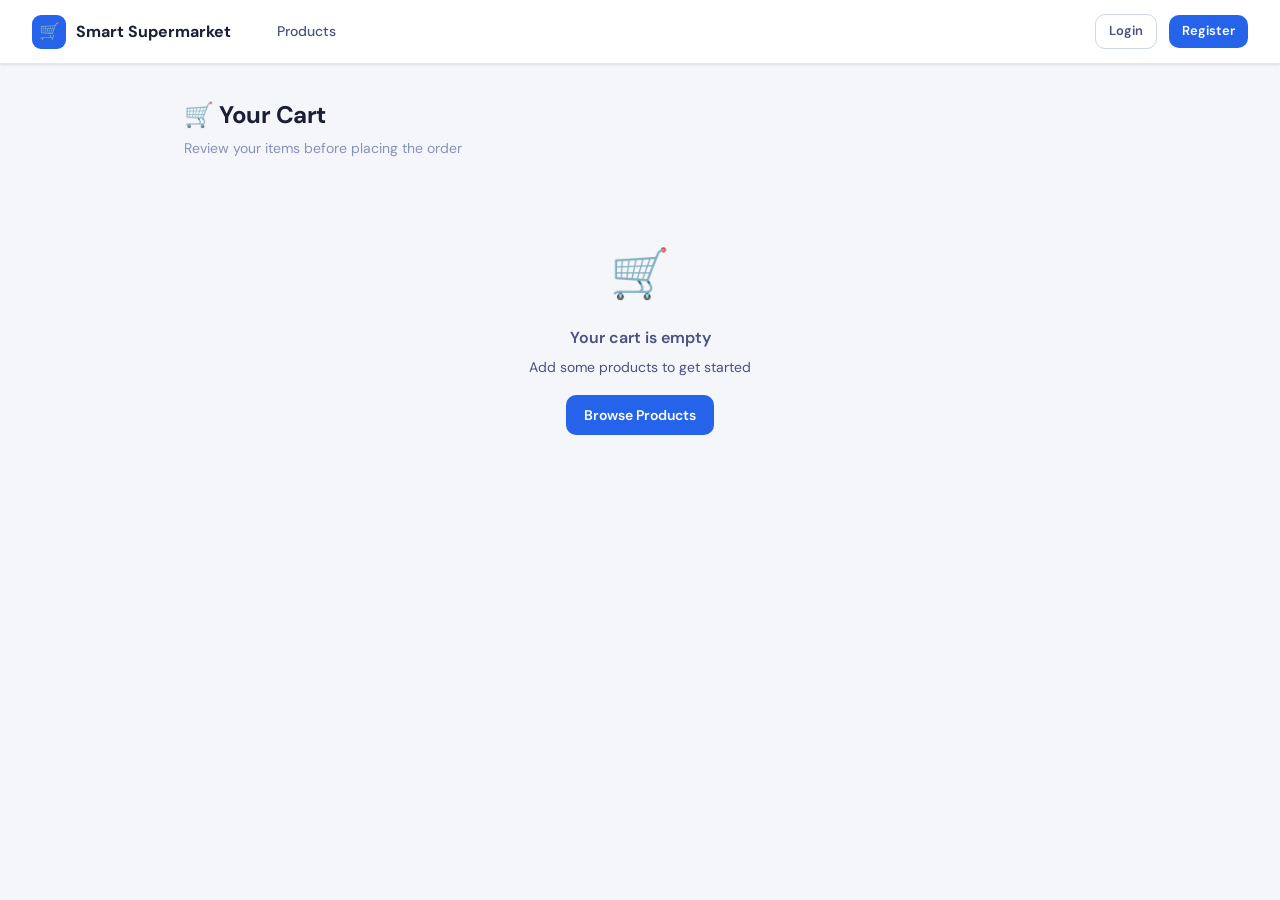
<file: Frontend/pages/cart.html>
<!DOCTYPE html>
<html lang="en">
<head>
    <meta charset="UTF-8">
    <meta name="viewport" content="width=device-width, initial-scale=1.0">
    <title>Cart — Smart Supermarket</title>
    <link rel="stylesheet" href="../css/style.css">
</head>
<body>

<nav id="navbar"></nav>

<div style="max-width:960px;margin:0 auto;padding:32px 24px">

    <div class="page-header">
        <h1>🛒 Your Cart</h1>
        <p>Review your items before placing the order</p>
    </div>

    <div id="cart-content"></div>
</div>

<div class="toast-container" id="toast-container"></div>

<script type="module">
    import { createOrder, getUser } from '../js/api.js';
    import {
        getCart, removeFromCart, updateQty, clearCart,
        getCartTotal, buildNavbar, toast, formatPrice, categoryEmoji
    } from '../js/app.js';

    buildNavbar('cart');

    function render() {
        const cart      = getCart();
        const container = document.getElementById("cart-content");

        if (!cart.length) {
            container.innerHTML = `
                <div class="empty-state">
                    <div class="empty-icon">🛒</div>
                    <h3>Your cart is empty</h3>
                    <p>Add some products to get started</p>
                    <a href="./products.html" class="btn btn-primary mt-16">Browse Products</a>
                </div>`;
            return;
        }

        container.innerHTML = `
            <div style="display:grid;grid-template-columns:1fr 320px;gap:24px;align-items:start">

                <!-- Items -->
                <div class="card" style="padding:0;overflow:hidden">
                    <div style="padding:18px 22px;border-bottom:1px solid var(--border);display:flex;justify-content:space-between;align-items:center">
                        <h3>Items (${cart.reduce((s,i) => s + i.quantity, 0)})</h3>
                        <button class="btn btn-outline btn-sm" onclick="handleClear()">🗑 Clear all</button>
                    </div>
                    <div id="items-list"></div>
                </div>

                <!-- Summary -->
                <div>
                    <div class="card" style="margin-bottom:16px">
                        <h3 style="margin-bottom:16px">Order Summary</h3>
                        <div id="summary-rows"></div>
                        <div style="border-top:2px solid var(--border);margin:14px 0;padding-top:14px;display:flex;justify-content:space-between;align-items:center">
                            <span style="font-size:15px;font-weight:700">Total</span>
                            <span style="font-size:20px;font-weight:800;color:var(--primary)" id="total-display"></span>
                        </div>
                        <div class="form-group" style="margin-bottom:12px">
                            <label class="form-label">Note (optional)</label>
                            <textarea id="order-note" class="form-control" rows="2" placeholder="Special instructions..."></textarea>
                        </div>
                        <button class="btn btn-primary w-full btn-lg" id="place-btn" onclick="handlePlaceOrder()">
                            Place Order →
                        </button>
                    </div>
                    <a href="./products.html" class="btn btn-outline w-full" style="justify-content:center">
                        ← Continue Shopping
                    </a>
                </div>
            </div>`;

        renderItems();
        renderSummary();
    }

    function renderItems() {
        const cart = getCart();
        const list = document.getElementById("items-list");
        if (!list) return;

        list.innerHTML = cart.map(item => `
            <div style="display:flex;align-items:center;gap:16px;padding:16px 22px;border-bottom:1px solid var(--border)">
                <div style="width:48px;height:48px;background:var(--bg);border-radius:10px;display:flex;align-items:center;justify-content:center;font-size:24px;flex-shrink:0">
                    📦
                </div>
                <div style="flex:1;min-width:0">
                    <div style="font-weight:600;font-size:14px;color:var(--text)">${item.product_name}</div>
                    <div style="font-size:13px;color:var(--muted)">${formatPrice(item.price)} each</div>
                </div>
                <div style="display:flex;align-items:center;gap:8px">
                    <button class="btn btn-outline btn-sm" style="padding:5px 10px"
                        onclick="changeQty(${item.product_id}, ${item.quantity - 1})">−</button>
                    <span style="font-weight:700;min-width:24px;text-align:center">${item.quantity}</span>
                    <button class="btn btn-outline btn-sm" style="padding:5px 10px"
                        onclick="changeQty(${item.product_id}, ${item.quantity + 1})">+</button>
                </div>
                <div style="font-weight:700;color:var(--primary);min-width:80px;text-align:right">
                    ${formatPrice(item.price * item.quantity)}
                </div>
                <button class="btn btn-ghost btn-sm" style="color:var(--red)"
                    onclick="handleRemove(${item.product_id})">✕</button>
            </div>
        `).join("");
    }

    function renderSummary() {
        const cart  = getCart();
        const rows  = document.getElementById("summary-rows");
        const total = document.getElementById("total-display");
        if (!rows) return;

        rows.innerHTML = cart.map(i => `
            <div style="display:flex;justify-content:space-between;font-size:13px;color:var(--text-2);margin-bottom:8px">
                <span>${i.product_name} × ${i.quantity}</span>
                <span>${formatPrice(i.price * i.quantity)}</span>
            </div>
        `).join("");

        if (total) total.textContent = formatPrice(getCartTotal());
    }

    window.changeQty = function(productId, qty) {
        if (qty < 1) { handleRemove(productId); return; }
        updateQty(productId, qty);
        render();
    };

    window.handleRemove = function(productId) {
        removeFromCart(productId);
        toast("Item removed", "warning");
        render();
    };

    window.handleClear = function() {
        if (!confirm("Clear all items from cart?")) return;
        clearCart();
        render();
    };

    window.handlePlaceOrder = async function() {
        const user = getUser();
        if (!user) {
            toast("Please login to place an order", "error");
            setTimeout(() => window.location.href = "./login.html", 1500);
            return;
        }

        const cart = getCart();
        if (!cart.length) return;

        const note = document.getElementById("order-note")?.value || "";
        const btn  = document.getElementById("place-btn");

        btn.disabled = true;
        btn.innerHTML = `<span class="spinner"></span> Placing order...`;

        const items = cart.map(i => ({ product_id: i.product_id, quantity: i.quantity }));
        const res   = await createOrder(user.id, items, note);

        if (res.error) {
            toast(res.error, "error");
            btn.disabled = false;
            btn.textContent = "Place Order →";
            return;
        }

        clearCart();
        toast("Order placed successfully! 🎉", "success");
        setTimeout(() => window.location.href = "./orders.html", 1500);
    };

    render();
</script>
</body>
</html>
</file>
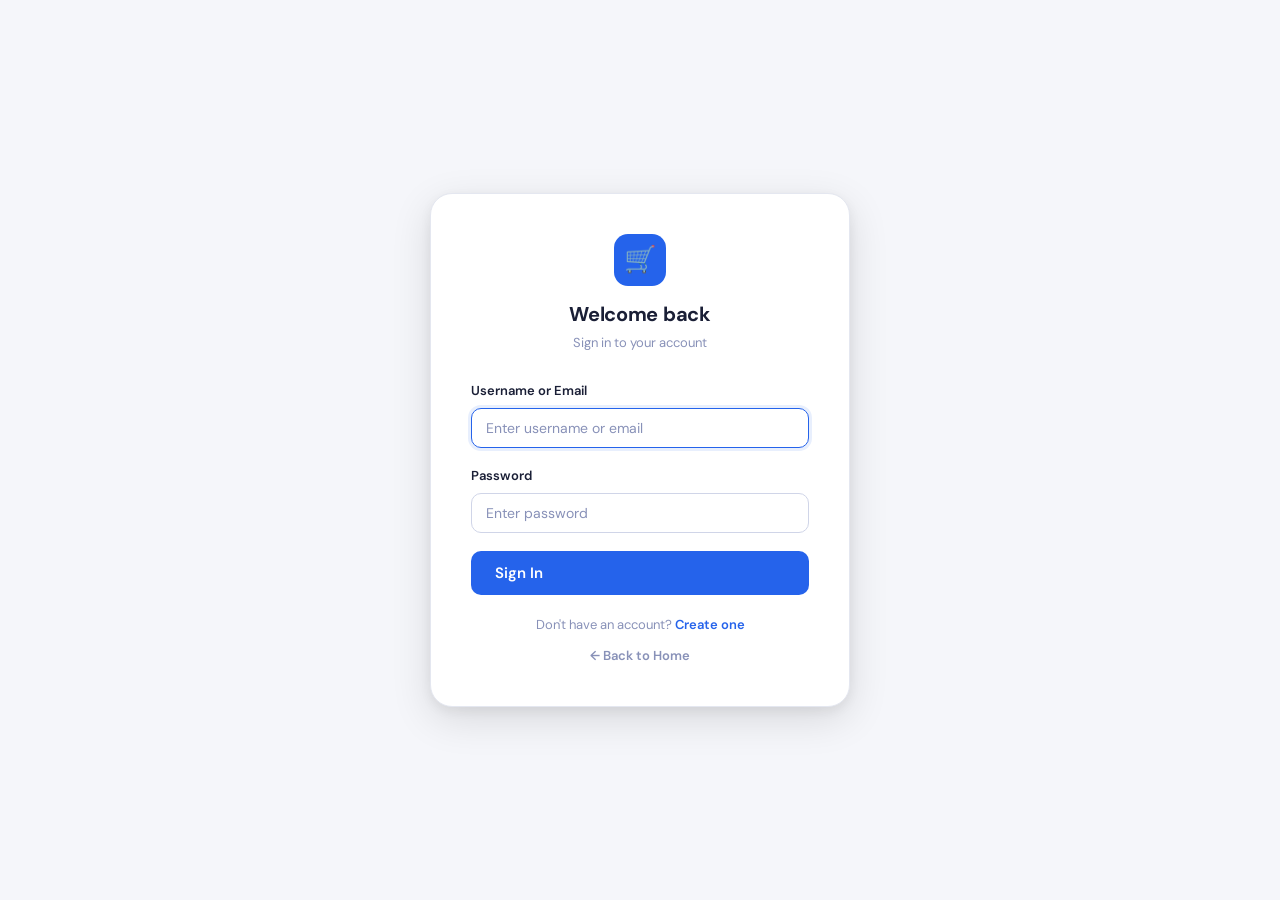
<file: Frontend/pages/login.html>
<!DOCTYPE html>
<html lang="en">
<head>
    <meta charset="UTF-8">
    <meta name="viewport" content="width=device-width, initial-scale=1.0">
    <title>Login — Smart Supermarket</title>
    <link rel="stylesheet" href="../css/style.css">
</head>
<body>
<div class="auth-page">
    <div class="auth-card fade-up">
        <div class="auth-logo">
            <div class="brand-icon">🛒</div>
            <h2>Welcome back</h2>
            <p>Sign in to your account</p>
        </div>

        <div id="error-box"></div>

        <div class="form-group">
            <label class="form-label">Username or Email</label>
            <input type="text" id="identifier" class="form-control" placeholder="Enter username or email" autofocus>
        </div>
        <div class="form-group">
            <label class="form-label">Password</label>
            <input type="password" id="password" class="form-control" placeholder="Enter password">
        </div>

        <button id="login-btn" class="btn btn-primary w-full btn-lg" onclick="handleLogin()">
            Sign In
        </button>

        <div class="auth-switch">
            Don't have an account? <a href="./register.html">Create one</a>
        </div>

        <div class="auth-switch" style="margin-top:10px">
            <a href="../index.html" style="color:var(--muted)">← Back to Home</a>
        </div>
    </div>
</div>

<script type="module">
    import { login, setUser, getUser } from '../js/api.js';

    // Already logged in?
    if (getUser()) window.location.href = '../index.html';

    window.handleLogin = async function () {
        const identifier = document.getElementById("identifier").value.trim();
        const password   = document.getElementById("password").value;
        const btn        = document.getElementById("login-btn");
        const errorBox   = document.getElementById("error-box");

        errorBox.innerHTML = "";

        if (!identifier || !password) {
            errorBox.innerHTML = `<div class="alert alert-error">All fields are required.</div>`;
            return;
        }

        btn.disabled = true;
        btn.innerHTML = `<span class="spinner"></span> Signing in...`;

        const res = await login(identifier, password);

        if (res.error) {
            errorBox.innerHTML = `<div class="alert alert-error">❌ ${res.error}</div>`;
            btn.disabled = false;
            btn.textContent = "Sign In";
            return;
        }

        setUser(res.user);

        if (res.user.role === "admin") {
            window.location.href = "./admin-dashboard.html";
        } else {
            window.location.href = "./products.html";
        }
    };

    document.addEventListener("keydown", e => {
        if (e.key === "Enter") window.handleLogin();
    });
</script>
</body>
</html>
</file>
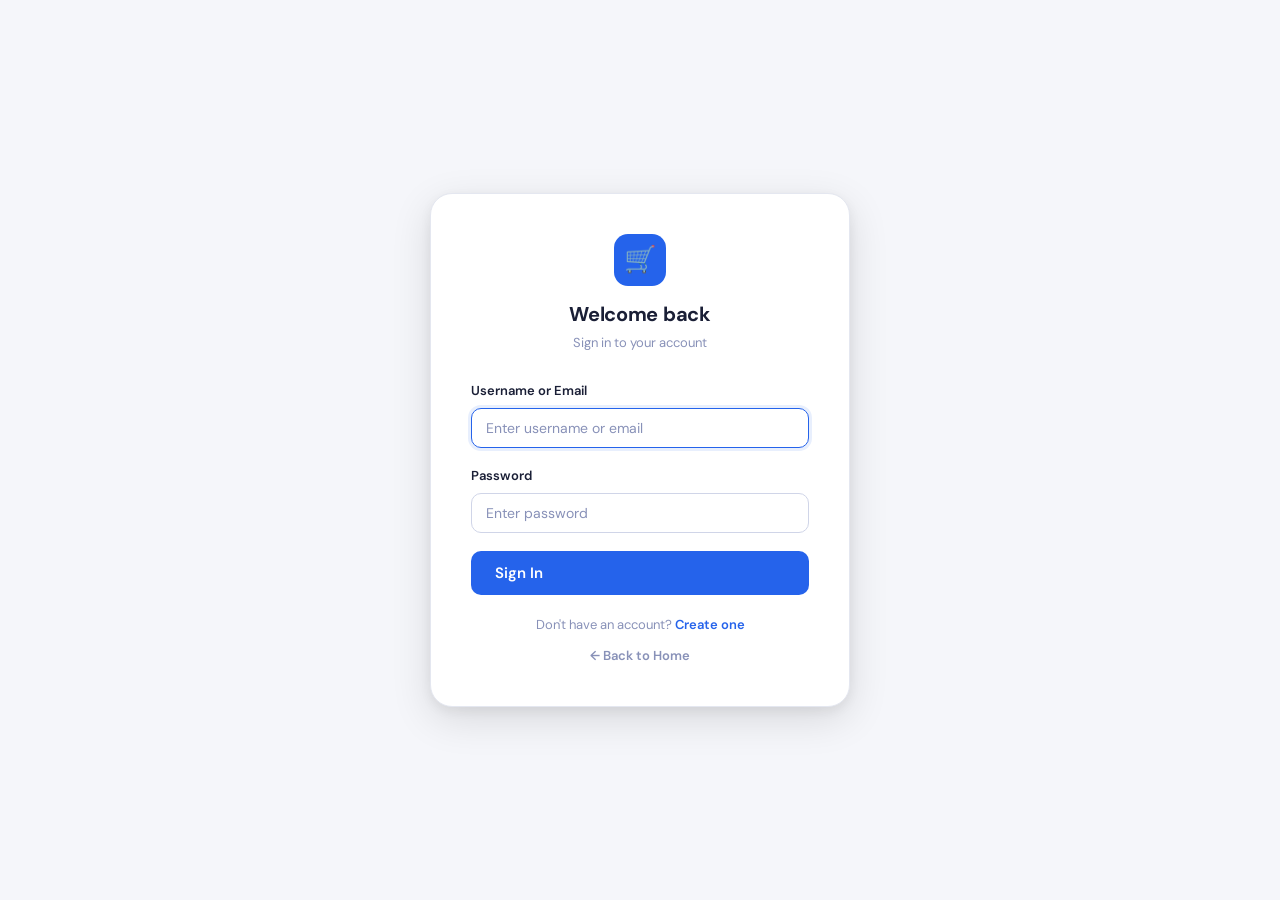
<file: Frontend/pages/orders.html>
<!DOCTYPE html>
<html lang="en">
<head>
    <meta charset="UTF-8">
    <meta name="viewport" content="width=device-width, initial-scale=1.0">
    <title>My Orders — Smart Supermarket</title>
    <link rel="stylesheet" href="../css/style.css">
    <link rel="stylesheet" href="https://cdnjs.cloudflare.com/ajax/libs/font-awesome/6.5.0/css/all.min.css">
</head>
<body>

<nav id="navbar"></nav>

<div style="max-width:860px;margin:0 auto;padding:32px 24px">

    <div class="page-header">
        <h1><i class="fa-solid fa-box page-title-icon"></i> My Orders</h1>
        <p>Track all your past orders</p>
    </div>

    <div id="orders-container">
        <div class="flex-center" style="padding:60px">
            <span class="spinner"></span>
        </div>
    </div>
</div>

<script type="module">
    import { getUserOrders, requireAuth } from '../js/api.js';
    import { buildNavbar, formatPrice, formatDate } from '../js/app.js';

    buildNavbar('orders');

    const user = requireAuth('./login.html');
    if (!user) throw new Error("Not authenticated");

    const STATUS_STEPS = ["pending", "confirmed", "shipped", "delivered"];

    function stepIndex(status) {
        const i = STATUS_STEPS.indexOf(status);
        return i === -1 ? 0 : i;
    }

    async function load() {
        const orders    = await getUserOrders(user.id);
        const container = document.getElementById("orders-container");

        if (!orders.length) {
            container.innerHTML = `
                <div class="empty-state">
                    <div class="empty-icon">📦</div>
                    <h3>No orders yet</h3>
                    <p>Start shopping to see your orders here</p>
                    <a href="./products.html" class="btn btn-primary mt-16">Shop Now</a>
                </div>`;
            return;
        }

        container.innerHTML = orders.map(order => {
            const isCancelled = order.status === "cancelled";
            const step = stepIndex(order.status);

            const tracker = isCancelled
                ? `<div class="alert alert-error" style="margin-top:16px">❌ This order was cancelled.</div>`
                : `<div style="margin-top:20px">
                    <div style="display:flex;justify-content:space-between;position:relative;margin-bottom:8px">
                        <div style="position:absolute;top:14px;left:0;right:0;height:3px;background:var(--border);z-index:0"></div>
                        <div style="position:absolute;top:14px;left:0;height:3px;background:var(--primary);z-index:1;width:${step === 0 ? 0 : step === 1 ? 33 : step === 2 ? 66 : 100}%;transition:width 0.4s"></div>
                        ${STATUS_STEPS.map((s, i) => `
                            <div style="display:flex;flex-direction:column;align-items:center;z-index:2;flex:1">
                                <div style="width:28px;height:28px;border-radius:50%;background:${i <= step ? 'var(--primary)' : 'var(--border)'};display:flex;align-items:center;justify-content:center;color:white;font-size:13px;font-weight:700;transition:background 0.3s">
                                    ${i < step ? '✓' : i + 1}
                                </div>
                                <span style="font-size:11px;margin-top:6px;color:${i <= step ? 'var(--primary)' : 'var(--muted)'};font-weight:${i === step ? '700' : '500'};text-transform:capitalize">${s}</span>
                            </div>
                        `).join("")}
                    </div>
                </div>`;

            return `
                <div class="card fade-up" style="margin-bottom:18px">
                    <div class="flex-between" style="margin-bottom:14px">
                        <div class="flex gap-12" style="align-items:center">
                            <span style="font-weight:800;font-size:16px">Order #${order.id}</span>
                            <span class="badge status-${order.status}">${order.status}</span>
                        </div>
                        <div style="text-align:right">
                            <div style="font-size:18px;font-weight:800;color:var(--primary)">${formatPrice(order.total)}</div>
                            <div style="font-size:12px;color:var(--muted)">${order.date}</div>
                        </div>
                    </div>

                    ${tracker}

                    <div style="margin-top:18px;border-top:1px solid var(--border);padding-top:14px">
                        <div style="font-size:12px;font-weight:700;color:var(--muted);text-transform:uppercase;letter-spacing:0.7px;margin-bottom:10px">Items</div>
                        ${order.items.map(item => `
                            <div style="display:flex;justify-content:space-between;align-items:center;padding:7px 0;border-bottom:1px solid var(--border)">
                                <div>
                                    <span style="font-size:14px;font-weight:500">${item.product_name}</span>
                                    <span style="color:var(--muted);font-size:13px;margin-left:6px">× ${item.quantity}</span>
                                </div>
                                <span style="font-weight:600;font-size:14px">${formatPrice(item.subtotal)}</span>
                            </div>
                        `).join("")}
                        ${order.note ? `<p style="margin-top:10px;font-size:13px;color:var(--muted)">📝 Note: ${order.note}</p>` : ""}
                    </div>
                </div>`;
        }).join("");
    }

    load();
</script>
</body>
</html>
</file>
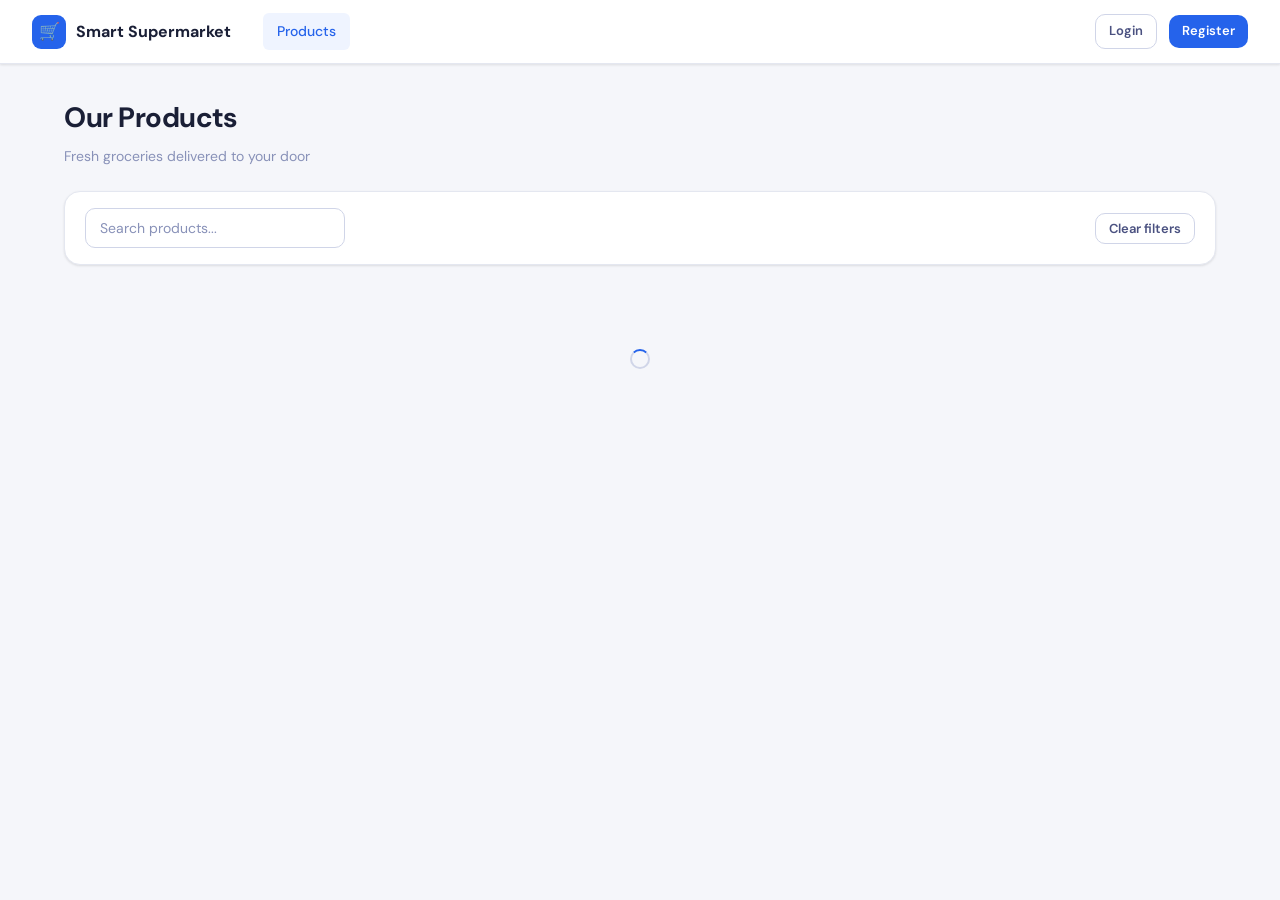
<file: Frontend/pages/products.html>
<!DOCTYPE html>
<html lang="en">
<head>
    <meta charset="UTF-8">
    <meta name="viewport" content="width=device-width, initial-scale=1.0">
    <title>Products — Smart Supermarket</title>
    <link rel="stylesheet" href="../css/style.css">
    <link rel="stylesheet" href="https://cdnjs.cloudflare.com/ajax/libs/font-awesome/6.5.0/css/all.min.css">
    <style>
        /* ── Product Detail Modal ── */
        .product-modal-overlay {
            display: none;
            position: fixed;
            inset: 0;
            background: rgba(15, 20, 40, 0.5);
            z-index: 500;
            align-items: center;
            justify-content: center;
            padding: 20px;
            backdrop-filter: blur(3px);
        }

        .product-modal-overlay.open {
            display: flex;
        }

        .product-modal {
            background: var(--white);
            border-radius: var(--radius-xl);
            width: 100%;
            max-width: 780px;
            max-height: 90vh;
            overflow-y: auto;
            box-shadow: 0 20px 60px rgba(0,0,0,0.2);
            animation: modalIn 0.25s ease;
            position: relative;
        }

        @keyframes modalIn {
            from { opacity: 0; transform: translateY(24px) scale(0.97); }
            to   { opacity: 1; transform: translateY(0) scale(1); }
        }

        .modal-close-btn {
            position: absolute;
            top: 16px;
            right: 16px;
            width: 32px;
            height: 32px;
            border-radius: 50%;
            border: none;
            background: var(--bg);
            color: var(--muted);
            font-size: 16px;
            cursor: pointer;
            display: flex;
            align-items: center;
            justify-content: center;
            z-index: 10;
            transition: background 0.15s, color 0.15s;
        }

        .modal-close-btn:hover { background: var(--border2); color: var(--text); }

        .modal-body {
            display: grid;
            grid-template-columns: 1fr 1fr;
        }

        .modal-image {
            background: var(--bg);
            display: flex;
            align-items: center;
            justify-content: center;
            min-height: 300px;
            border-radius: var(--radius-xl) 0 0 var(--radius-xl);
            overflow: hidden;
        }

        .modal-image img {
            width: 100%;
            height: 100%;
            object-fit: cover;
        }

        .modal-image .emoji-placeholder {
            font-size: 80px;
            opacity: 0.35;
        }

        .modal-info {
            padding: 28px;
            display: flex;
            flex-direction: column;
            gap: 14px;
        }

        .modal-category {
            display: inline-block;
            padding: 3px 12px;
            background: var(--primary-bg);
            color: var(--primary);
            border-radius: 20px;
            font-size: 11px;
            font-weight: 700;
            text-transform: uppercase;
            letter-spacing: 0.5px;
        }

        .modal-product-name {
            font-size: 22px;
            font-weight: 800;
            color: var(--text);
            letter-spacing: -0.5px;
            line-height: 1.2;
        }

        .modal-stars {
            display: flex;
            align-items: center;
            gap: 8px;
        }

        .stars { display: flex; gap: 2px; }
        .star  { font-size: 16px; color: var(--border2); }
        .star.filled { color: #f59e0b; }

        .modal-price {
            font-size: 28px;
            font-weight: 800;
            color: var(--primary);
            letter-spacing: -1px;
        }

        .modal-details {
            background: var(--bg);
            border-radius: var(--radius);
            overflow: hidden;
        }

        .detail-row {
            display: flex;
            align-items: flex-start;
            padding: 9px 14px;
            border-bottom: 1px solid var(--border);
            font-size: 13px;
            gap: 12px;
        }

        .detail-row:last-child { border-bottom: none; }
        .detail-key   { color: var(--muted); font-weight: 600; min-width: 90px; flex-shrink: 0; }
        .detail-value { color: var(--text); font-weight: 500; }

        .modal-cart-row {
            display: flex;
            align-items: center;
            gap: 10px;
            margin-top: auto;
            padding-top: 6px;
        }

        .qty-ctrl {
            display: flex;
            align-items: center;
            border: 1px solid var(--border2);
            border-radius: var(--radius);
            overflow: hidden;
        }

        .qty-ctrl button {
            width: 34px;
            height: 38px;
            border: none;
            background: var(--bg);
            font-size: 16px;
            font-weight: 700;
            cursor: pointer;
            color: var(--text);
            transition: background 0.15s;
        }

        .qty-ctrl button:hover { background: var(--border); }

        .qty-ctrl span {
            width: 38px;
            height: 38px;
            display: flex;
            align-items: center;
            justify-content: center;
            font-size: 14px;
            font-weight: 700;
            border-left: 1px solid var(--border2);
            border-right: 1px solid var(--border2);
        }

        .modal-add-btn {
            flex: 1;
            padding: 10px 18px;
            background: var(--primary);
            color: white;
            border: none;
            border-radius: var(--radius);
            font-size: 14px;
            font-weight: 700;
            cursor: pointer;
            transition: background 0.15s;
        }

        .modal-add-btn:hover    { background: var(--primary-h); }
        .modal-add-btn:disabled { background: var(--muted); cursor: not-allowed; }

        /* Reviews inside modal */
        .modal-reviews {
            padding: 22px 28px;
            border-top: 1px solid var(--border);
        }

        .reviews-title-row {
            display: flex;
            align-items: center;
            justify-content: space-between;
            margin-bottom: 16px;
        }

        .reviews-title { font-size: 15px; font-weight: 700; }

        .review-item {
            padding: 14px 0;
            border-bottom: 1px solid var(--border);
        }

        .review-item:last-child { border-bottom: none; }

        .review-top {
            display: flex;
            align-items: center;
            justify-content: space-between;
            margin-bottom: 6px;
        }

        .reviewer {
            display: flex;
            align-items: center;
            gap: 10px;
        }

        .reviewer-av {
            width: 32px;
            height: 32px;
            border-radius: 50%;
            background: var(--primary);
            color: white;
            display: flex;
            align-items: center;
            justify-content: center;
            font-size: 13px;
            font-weight: 700;
        }

        .reviewer-name { font-size: 13px; font-weight: 700; }
        .reviewer-date { font-size: 11px; color: var(--muted); }
        .review-text   { font-size: 13px; color: var(--text-2); line-height: 1.6; }

        /* Write review */
        .write-review { margin-top: 16px; }
        .write-review h4 { font-size: 13px; font-weight: 700; margin-bottom: 10px; }

        .star-picker {
            display: flex;
            gap: 4px;
            margin-bottom: 10px;
        }

        .star-pick {
            font-size: 24px;
            cursor: pointer;
            color: var(--border2);
            transition: color 0.1s;
            user-select: none;
        }

        .star-pick.selected { color: #f59e0b; }

        .no-reviews {
            text-align: center;
            padding: 24px;
            color: var(--muted);
            font-size: 13px;
        }

        @media (max-width: 640px) {
            .modal-body { grid-template-columns: 1fr; }
            .modal-image { min-height: 200px; border-radius: var(--radius-xl) var(--radius-xl) 0 0; }
        }
    </style>
</head>
<body>

<nav id="navbar"></nav>

<div style="max-width:1200px;margin:0 auto;padding:32px 24px">

    <div class="flex-between mb-24">
        <div>
            <h1>Our Products</h1>
            <p style="color:var(--muted);margin-top:4px">Fresh groceries delivered to your door</p>
        </div>
    </div>

    <!-- Filters -->
    <div class="card mb-24" style="padding:16px 20px">
        <div class="flex gap-12" style="flex-wrap:wrap;align-items:center">
            <input type="text" id="search-input" class="form-control"
                placeholder="Search products..." style="max-width:260px" oninput="filterProducts()">
            <div id="category-filters" class="flex gap-8" style="flex-wrap:wrap"></div>
            <button class="btn btn-outline btn-sm" onclick="clearFilters()" style="margin-left:auto">
                Clear filters
            </button>
        </div>
    </div>

    <p id="results-count" class="text-muted mb-16"></p>

    <div id="products-grid" class="products-grid">
        <div class="flex-center" style="grid-column:1/-1;padding:60px">
            <span class="spinner"></span>
        </div>
    </div>
</div>

<!-- Product Detail Modal -->
<div class="product-modal-overlay" id="product-modal" onclick="handleOverlayClick(event)">
    <div class="product-modal" id="modal-content">
        <button class="modal-close-btn" onclick="closeModal()">&#10005;</button>
        <div id="modal-inner"></div>
    </div>
</div>

<div class="toast-container" id="toast-container"></div>

<script type="module">
    import { getProducts, getCategories } from '../js/api.js';
    import { addToCart, buildNavbar, toast, categoryEmoji, formatPrice } from '../js/app.js';
    import { getUser } from '../js/api.js';

    buildNavbar('products');

    const API_URL = "http://127.0.0.1:5000/api";
    const user    = getUser();

    let allProducts    = [];
    let activeCategory = "all";
    let modalQty       = 1;
    let modalProduct   = null;
    let selectedRating = 0;

    // ── Categories ────────────────────────────────────────────────
    async function loadCategories() {
        const cats      = await getCategories();
        const container = document.getElementById("category-filters");

        const all = document.createElement("button");
        all.className   = "btn btn-primary btn-sm";
        all.id          = "cat-all";
        all.textContent = "All";
        all.onclick     = () => setCategory("all");
        container.appendChild(all);

        cats.forEach(cat => {
            const btn       = document.createElement("button");
            btn.className   = "btn btn-outline btn-sm";
            btn.id          = "cat-" + cat;
            btn.textContent = cat;
            btn.onclick     = () => setCategory(cat);
            container.appendChild(btn);
        });
    }

    function setCategory(cat) {
        activeCategory = cat;
        document.querySelectorAll("[id^='cat-']").forEach(btn => btn.className = "btn btn-outline btn-sm");
        const active = document.getElementById("cat-" + cat);
        if (active) active.className = "btn btn-primary btn-sm";
        renderProducts();
    }

    // ── Products ──────────────────────────────────────────────────
    async function loadProducts() {
        allProducts = await getProducts();
        renderProducts();
    }

    window.filterProducts = function() { renderProducts(); };

    window.clearFilters = function() {
        document.getElementById("search-input").value = "";
        setCategory("all");
    };

    function renderProducts() {
        const search = document.getElementById("search-input").value.toLowerCase().trim();
        const grid   = document.getElementById("products-grid");

        let filtered = allProducts;
        if (activeCategory !== "all") filtered = filtered.filter(p => p.category === activeCategory);
        if (search) filtered = filtered.filter(p =>
            p.name.toLowerCase().includes(search) ||
            p.category.toLowerCase().includes(search) ||
            (p.description || "").toLowerCase().includes(search)
        );

        document.getElementById("results-count").textContent =
            "Showing " + filtered.length + " product" + (filtered.length !== 1 ? "s" : "");

        if (!filtered.length) {
            grid.innerHTML = '<div class="empty-state" style="grid-column:1/-1"><h3>No products found</h3><p>Try a different search or category</p></div>';
            return;
        }

        grid.innerHTML = filtered.map(p => {
            const emoji   = categoryEmoji(p.category);
            const imgHTML = p.image_url
                ? '<div style="width:100%;height:180px;flex-shrink:0;border-bottom:1px solid #e4e7f0;background:#ffffff ;display:flex;align-items:center;justify-content:center;"><img src="' + p.image_url + '" alt="' + p.name + '" style="max-width:100%;max-height:180px;object-fit:contain;"></div>'
                : '<div style="width:100%;height:180px;flex-shrink:0;border-bottom:1px solid #e4e7f0;display:flex;align-items:center;justify-content:center;background:#f5f6fa;font-size:48px;">' + emoji + '</div>';

            const stockBadge = p.stock === 0
                ? '<span class="badge badge-red">Out of stock</span>'
                : p.stock <= 5
                    ? '<span class="badge badge-orange">Only ' + p.stock + ' left</span>'
                    : '<span class="badge badge-green">In stock</span>';

            const descHTML    = p.description ? '<p style="font-size:12px;color:var(--muted);margin-bottom:4px">' + p.description + '</p>' : '';
            const btnDisabled = p.stock === 0 ? 'disabled' : '';
            const btnText     = p.stock === 0 ? 'Out of stock' : '+ Add';
            const dataProduct = JSON.stringify(p).replace(/"/g, '&quot;');

            return '<div class="product-card fade-up" style="cursor:pointer" onclick="openModal(' + p.id + ')">'
                + imgHTML
                + '<div class="product-body">'
                + '<div class="product-name">' + p.name + '</div>'
                + '<div class="product-cat">' + p.category + '</div>'
                + descHTML
                + '<div class="product-footer">'
                + '<div class="product-price">' + formatPrice(p.price) + '</div>'
                + '<button class="btn-add-cart" onclick="event.stopPropagation();handleAddToCart(' + dataProduct + ')" ' + btnDisabled + '>' + btnText + '</button>'
                + '</div>'
                + '<div style="margin-top:8px">' + stockBadge + '</div>'
                + '</div>'
                + '</div>';
        }).join("");
    }

    // ── Modal ─────────────────────────────────────────────────────
    window.openModal = async function(productId) {
        modalProduct = allProducts.find(p => p.id === productId);
        if (!modalProduct) return;

        modalQty       = 1;
        selectedRating = 0;

        // Render basic info immediately
        renderModalInfo();

        // Open overlay
        document.getElementById("product-modal").classList.add("open");
        document.body.style.overflow = "hidden";

        // Load reviews async
        loadModalReviews();
    };

    function renderModalInfo() {
        const p       = modalProduct;
        const emoji   = categoryEmoji(p.category);
        const imgHTML = p.image_url
            ? '<img src="' + p.image_url + '" alt="' + p.name + '">'
            : '<div class="emoji-placeholder">' + emoji + '</div>';

        const stockHTML = p.stock === 0
            ? '<span class="badge badge-red">Out of stock</span>'
            : p.stock <= 5
                ? '<span class="badge badge-orange">Only ' + p.stock + ' left</span>'
                : '<span class="badge badge-green">In stock</span>';

        document.getElementById("modal-inner").innerHTML = `
            <div class="modal-body">
                <div class="modal-image">${imgHTML}</div>
                <div class="modal-info">
                    <div><span class="modal-category">${p.category}</span></div>
                    <div class="modal-product-name">${p.name}</div>
                    <div class="modal-stars">
                        <div class="stars" id="modal-stars-display"></div>
                        <span id="modal-avg-text" style="font-size:13px;color:var(--muted)">Loading reviews...</span>
                    </div>
                    <div class="modal-price">${formatPrice(p.price)} ${stockHTML}</div>
                    <div class="modal-details">
                        ${p.description ? '<div class="detail-row"><span class="detail-key">Description</span><span class="detail-value">' + p.description + '</span></div>' : ''}
                        ${p.origin ? '<div class="detail-row"><span class="detail-key">Origin</span><span class="detail-value">' + p.origin + '</span></div>' : ''}
                        <div class="detail-row">
                            <span class="detail-key">Category</span>
                            <span class="detail-value">${p.category}</span>
                        </div>
                        <div class="detail-row">
                            <span class="detail-key">Stock</span>
                            <span class="detail-value">${p.stock > 0 ? p.stock + ' units available' : 'Out of stock'}</span>
                        </div>
                    </div>
                    <div class="modal-cart-row">
                        <div class="qty-ctrl">
                            <button onclick="changeModalQty(-1)">-</button>
                            <span id="modal-qty">1</span>
                            <button onclick="changeModalQty(1)">+</button>
                        </div>
                        <button class="modal-add-btn" onclick="handleModalAddToCart()" ${p.stock === 0 ? 'disabled' : ''}>
                            ${p.stock === 0 ? 'Out of Stock' : 'Add to Cart'}
                        </button>
                    </div>
                </div>
            </div>
            <div class="modal-reviews" id="modal-reviews">
                <div style="text-align:center;padding:20px"><span class="spinner"></span></div>
            </div>`;
    }

    async function loadModalReviews() {
        try {
            const res  = await fetch(API_URL + "/products/" + modalProduct.id + "/reviews");
            const data = await res.json();

            // Update stars
            renderStars("modal-stars-display", data.average);
            document.getElementById("modal-avg-text").textContent =
                data.count > 0 ? data.average + " / 5  (" + data.count + " reviews)" : "No reviews yet";

            renderModalReviews(data);
        } catch (e) {
            document.getElementById("modal-reviews").innerHTML = "";
        }
    }

    function renderModalReviews(data) {
        const container = document.getElementById("modal-reviews");

        const reviewsHTML = data.reviews.length
            ? data.reviews.map(r => {
                const stars = [1,2,3,4,5].map(s =>
                    '<span class="star ' + (s <= r.rating ? 'filled' : '') + '">&#9733;</span>'
                ).join("");
                return '<div class="review-item">'
                    + '<div class="review-top">'
                    + '<div class="reviewer">'
                    + '<div class="reviewer-av">' + r.username[0].toUpperCase() + '</div>'
                    + '<div><div class="reviewer-name">' + r.username + '</div>'
                    + '<div class="reviewer-date">' + r.date + '</div></div>'
                    + '</div>'
                    + '<div class="stars">' + stars + '</div>'
                    + '</div>'
                    + '<p class="review-text">' + r.comment + '</p>'
                    + '</div>';
            }).join("")
            : '<div class="no-reviews">No reviews yet. Be the first to review this product.</div>';

        const writeForm = user ? `
            <div class="write-review">
                <h4>Write a Review</h4>
                <div id="review-err"></div>
                <div class="star-picker" id="modal-star-picker">
                    <span class="star-pick" data-val="1">&#9733;</span>
                    <span class="star-pick" data-val="2">&#9733;</span>
                    <span class="star-pick" data-val="3">&#9733;</span>
                    <span class="star-pick" data-val="4">&#9733;</span>
                    <span class="star-pick" data-val="5">&#9733;</span>
                </div>
                <div class="form-group" style="margin-bottom:10px">
                    <textarea id="modal-comment" class="form-control" rows="2"
                        placeholder="Share your experience..."></textarea>
                </div>
                <button class="btn btn-primary btn-sm" onclick="submitModalReview()">Submit Review</button>
            </div>` : '<p style="font-size:13px;color:var(--muted);margin-top:12px"><a href="./login.html" style="color:var(--primary);font-weight:600">Sign in</a> to write a review.</p>';

        container.innerHTML = `
            <div class="reviews-title-row">
                <span class="reviews-title">Customer Reviews</span>
                <span class="badge badge-blue">${data.count} review${data.count !== 1 ? 's' : ''}</span>
            </div>
            ${reviewsHTML}
            ${writeForm}`;

        // Attach star picker events
        document.querySelectorAll(".star-pick").forEach(star => {
            star.addEventListener("click", () => {
                selectedRating = parseInt(star.dataset.val);
                document.querySelectorAll(".star-pick").forEach((s, i) =>
                    s.classList.toggle("selected", i < selectedRating));
            });
            star.addEventListener("mouseover", () => {
                const val = parseInt(star.dataset.val);
                document.querySelectorAll(".star-pick").forEach((s, i) =>
                    s.style.color = i < val ? "#f59e0b" : "");
            });
            star.addEventListener("mouseout", () => {
                document.querySelectorAll(".star-pick").forEach((s, i) =>
                    s.style.color = i < selectedRating ? "#f59e0b" : "");
            });
        });
    }

    function renderStars(containerId, avg) {
        const el = document.getElementById(containerId);
        if (!el) return;
        el.innerHTML = [1,2,3,4,5].map(s =>
            '<span class="star ' + (s <= Math.round(avg) ? 'filled' : '') + '">&#9733;</span>'
        ).join("");
    }

    // ── Submit review ─────────────────────────────────────────────
    window.submitModalReview = async function() {
        const comment = document.getElementById("modal-comment").value.trim();
        const errBox  = document.getElementById("review-err");
        errBox.innerHTML = "";

        if (!selectedRating) {
            errBox.innerHTML = '<div class="alert alert-error" style="margin-bottom:8px">Please select a rating.</div>';
            return;
        }
        if (!comment) {
            errBox.innerHTML = '<div class="alert alert-error" style="margin-bottom:8px">Please write a comment.</div>';
            return;
        }

        const res  = await fetch(API_URL + "/products/" + modalProduct.id + "/reviews", {
            method:  "POST",
            headers: { "Content-Type": "application/json" },
            body:    JSON.stringify({ user_id: user.id, username: user.username, rating: selectedRating, comment })
        });
        const data = await res.json();

        if (data.error) {
            errBox.innerHTML = '<div class="alert alert-error" style="margin-bottom:8px">' + data.error + '</div>';
            return;
        }

        toast("Review submitted", "success");
        selectedRating = 0;
        loadModalReviews();
    };

    // ── Qty & cart ────────────────────────────────────────────────
    window.changeModalQty = function(delta) {
        modalQty = Math.max(1, Math.min(modalQty + delta, modalProduct.stock));
        document.getElementById("modal-qty").textContent = modalQty;
    };

    window.handleModalAddToCart = function() {
        for (let i = 0; i < modalQty; i++) addToCart(modalProduct);
        toast(modalQty + "x " + modalProduct.name + " added to cart", "success");
    };

    // ── Close modal ───────────────────────────────────────────────
    window.closeModal = function() {
        document.getElementById("product-modal").classList.remove("open");
        document.body.style.overflow = "";
    };

    window.handleOverlayClick = function(e) {
        if (e.target === document.getElementById("product-modal")) closeModal();
    };

    window.handleAddToCart = function(product) {
        if (product.stock === 0) return;
        addToCart(product);
        toast(product.name + " added to cart", "success");
    };

    // ── Init ──────────────────────────────────────────────────────
    await loadCategories();
    await loadProducts();
</script>
</body>
</html>
</file>
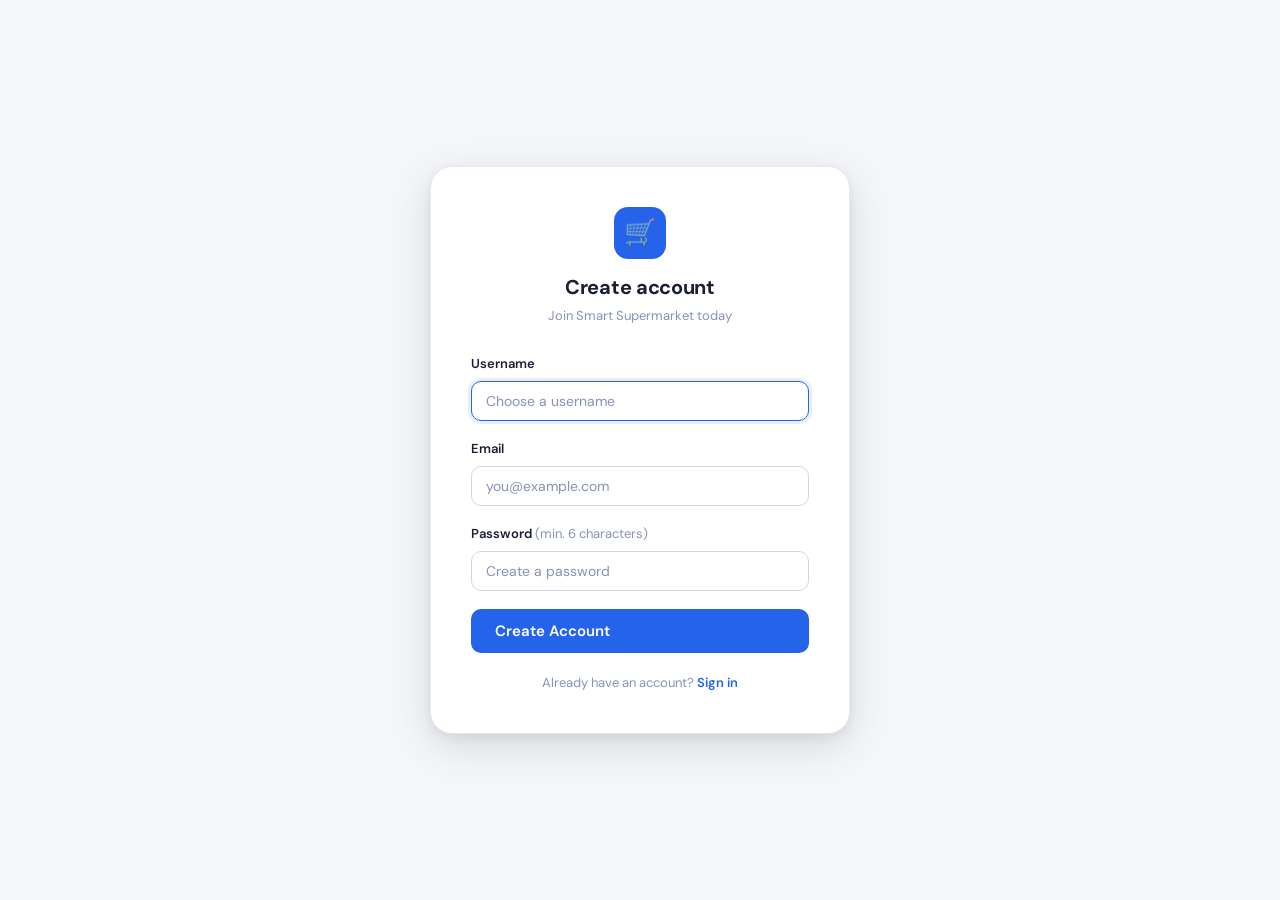
<file: Frontend/pages/register.html>
<!DOCTYPE html>
<html lang="en">
<head>
    <meta charset="UTF-8">
    <meta name="viewport" content="width=device-width, initial-scale=1.0">
    <title>Register — Smart Supermarket</title>
    <link rel="stylesheet" href="../css/style.css">
</head>
<body>
<div class="auth-page">
    <div class="auth-card fade-up">
        <div class="auth-logo">
            <div class="brand-icon">🛒</div>
            <h2>Create account</h2>
            <p>Join Smart Supermarket today</p>
        </div>

        <div id="error-box"></div>

        <div class="form-group">
            <label class="form-label">Username</label>
            <input type="text" id="username" class="form-control" placeholder="Choose a username" autofocus>
        </div>
        <div class="form-group">
            <label class="form-label">Email</label>
            <input type="email" id="email" class="form-control" placeholder="you@example.com">
        </div>
        <div class="form-group">
            <label class="form-label">Password <span style="color:var(--muted);font-weight:400">(min. 6 characters)</span></label>
            <input type="password" id="password" class="form-control" placeholder="Create a password">
        </div>

        <button id="reg-btn" class="btn btn-primary w-full btn-lg" onclick="handleRegister()">
            Create Account
        </button>

        <div class="auth-switch">
            Already have an account? <a href="./login.html">Sign in</a>
        </div>
    </div>
</div>

<script type="module">
    import { register, setUser } from '../js/api.js';

    window.handleRegister = async function () {
        const username = document.getElementById("username").value.trim();
        const email    = document.getElementById("email").value.trim();
        const password = document.getElementById("password").value;
        const btn      = document.getElementById("reg-btn");
        const errorBox = document.getElementById("error-box");

        errorBox.innerHTML = "";

        if (!username || !email || !password) {
            errorBox.innerHTML = `<div class="alert alert-error">All fields are required.</div>`;
            return;
        }

        btn.disabled = true;
        btn.innerHTML = `<span class="spinner"></span> Creating account...`;

        const res = await register(username, email, password);

        if (res.error) {
            errorBox.innerHTML = `<div class="alert alert-error">❌ ${res.error}</div>`;
            btn.disabled = false;
            btn.textContent = "Create Account";
            return;
        }

        setUser(res.user);
        window.location.href = "./products.html";
    };
</script>
</body>
</html>
</file>
<file: Frontend/css/style.css>
/* ─────────────────────────────────────────────
   SMART SUPERMARKET — Global Design System
   Theme: Light & Professional
   ───────────────────────────────────────────── */

@import url('https://fonts.googleapis.com/css2?family=DM+Sans:wght@400;500;600;700&family=DM+Mono:wght@400;500&display=swap');

/* ── Variables ── */
:root {
    --white:      #ffffff;
    --bg:         #f5f6fa;
    --surface:    #ffffff;
    --border:     #e4e7f0;
    --border2:    #d0d5e8;

    --text:       #1a1f36;
    --text-2:     #4a5180;
    --muted:      #8891b8;

    --primary:    #2563eb;
    --primary-h:  #1d4ed8;
    --primary-bg: #eff4ff;
    --primary-bd: #bfcffe;

    --green:      #16a34a;
    --green-bg:   #f0fdf4;
    --green-bd:   #bbf7d0;

    --red:        #dc2626;
    --red-bg:     #fef2f2;
    --red-bd:     #fecaca;

    --orange:     #ea580c;
    --orange-bg:  #fff7ed;
    --orange-bd:  #fed7aa;

    --yellow:     #ca8a04;
    --yellow-bg:  #fefce8;
    --yellow-bd:  #fef08a;

    --radius-sm:  6px;
    --radius:     10px;
    --radius-lg:  16px;
    --radius-xl:  22px;

    --shadow-sm:  0 1px 3px rgba(0,0,0,0.07), 0 1px 2px rgba(0,0,0,0.04);
    --shadow:     0 4px 16px rgba(0,0,0,0.08), 0 1px 3px rgba(0,0,0,0.05);
    --shadow-lg:  0 12px 40px rgba(0,0,0,0.12), 0 4px 12px rgba(0,0,0,0.06);

    --font:       'DM Sans', system-ui, sans-serif;
    --font-mono:  'DM Mono', monospace;

    --nav-h:      64px;
    --sidebar-w:  256px;
}

/* ── Reset ── */
*, *::before, *::after { box-sizing: border-box; margin: 0; padding: 0; }
html { scroll-behavior: smooth; }
body { font-family: var(--font); background: var(--bg); color: var(--text); line-height: 1.6; -webkit-font-smoothing: antialiased; }
img  { max-width: 100%; display: block; }
a    { text-decoration: none; color: inherit; }
button { cursor: pointer; font-family: var(--font); }
input, select, textarea { font-family: var(--font); }

/* ── Typography ── */
h1 { font-size: 28px; font-weight: 700; letter-spacing: -0.5px; }
h2 { font-size: 22px; font-weight: 700; letter-spacing: -0.3px; }
h3 { font-size: 17px; font-weight: 600; }
h4 { font-size: 15px; font-weight: 600; }
p  { font-size: 14px; color: var(--text-2); }

/* ── Navbar ── */
.navbar {
    height: var(--nav-h);
    background: var(--white);
    border-bottom: 1px solid var(--border);
    display: flex;
    align-items: center;
    padding: 0 32px;
    gap: 32px;
    position: sticky;
    top: 0;
    z-index: 200;
    box-shadow: var(--shadow-sm);
}

.nav-brand {
    display: flex;
    align-items: center;
    gap: 10px;
    font-size: 16px;
    font-weight: 700;
    color: var(--text);
    white-space: nowrap;
}

.nav-brand .brand-icon {
    width: 34px; height: 34px;
    background: var(--primary);
    border-radius: 9px;
    display: flex; align-items: center; justify-content: center;
    font-size: 17px;
}

.nav-links {
    display: flex;
    align-items: center;
    gap: 4px;
    flex: 1;
}

.nav-link {
    padding: 7px 14px;
    border-radius: var(--radius-sm);
    font-size: 14px;
    font-weight: 500;
    color: var(--text-2);
    transition: background 0.15s, color 0.15s;
}

.nav-link:hover  { background: var(--bg); color: var(--text); }
.nav-link.active { background: var(--primary-bg); color: var(--primary); }

.nav-right {
    display: flex;
    align-items: center;
    gap: 12px;
    margin-left: auto;
}

.cart-btn {
    position: relative;
    padding: 8px 16px;
    background: var(--primary-bg);
    color: var(--primary);
    border: 1px solid var(--primary-bd);
    border-radius: var(--radius);
    font-size: 14px;
    font-weight: 600;
    transition: background 0.15s;
}

.cart-btn:hover { background: var(--primary); color: white; }

.cart-count {
    position: absolute;
    top: -6px; right: -6px;
    background: var(--red);
    color: white;
    border-radius: 50%;
    width: 18px; height: 18px;
    font-size: 11px;
    font-weight: 700;
    display: flex; align-items: center; justify-content: center;
    border: 2px solid white;
}

/* ── Sidebar (Admin) ── */
.layout-admin {
    display: flex;
    min-height: 100vh;
}

.sidebar {
    width: var(--sidebar-w);
    min-height: 100vh;
    background: var(--white);
    border-right: 1px solid var(--border);
    display: flex;
    flex-direction: column;
    position: fixed;
    top: 0; left: 0;
    z-index: 100;
}

.sidebar-logo {
    padding: 22px 20px 18px;
    border-bottom: 1px solid var(--border);
    display: flex;
    align-items: center;
    gap: 10px;
}

.sidebar-logo .brand-icon {
    width: 34px; height: 34px;
    background: var(--primary);
    border-radius: 9px;
    display: flex; align-items: center; justify-content: center;
    color: white;
}

.sidebar-logo-text h3 { font-size: 14px; color: var(--text); }
.sidebar-logo-text span { font-size: 11px; color: var(--muted); }

.sidebar-nav {
    padding: 16px 12px;
    flex: 1;
    overflow-y: auto;
}

.nav-section-label {
    font-size: 10px;
    font-weight: 700;
    color: var(--muted);
    letter-spacing: 1.2px;
    text-transform: uppercase;
    padding: 0 10px;
    margin: 16px 0 6px;
}

.sidebar-link {
    display: flex;
    align-items: center;
    gap: 10px;
    padding: 9px 12px;
    border-radius: var(--radius);
    font-size: 14px;
    font-weight: 500;
    color: var(--text-2);
    transition: all 0.15s;
    margin-bottom: 2px;
}

.sidebar-link:hover  { background: var(--bg); color: var(--text); }
.sidebar-link.active { background: var(--primary-bg); color: var(--primary); font-weight: 600; }
.sidebar-link .s-icon {
    font-size: 14px;
    width: 18px;
    text-align: center;
    color: var(--muted);
    flex-shrink: 0;
    transition: color 0.15s;
}

.sidebar-link.active .s-icon { color: var(--primary); }
.sidebar-link:hover   .s-icon { color: var(--text); }
.sidebar-link i { width: 16px; height: 16px; flex-shrink: 0; }
.sidebar-link svg { width: 16px; height: 16px; flex-shrink: 0; }
.brand-icon svg   { width: 18px; height: 18px; }
.stat-icon svg    { width: 20px; height: 20px; }
.btn-logout svg   { width: 14px; height: 14px; }

.sidebar-footer {
    padding: 14px 12px;
    border-top: 1px solid var(--border);
}

.user-card {
    display: flex;
    align-items: center;
    gap: 10px;
    padding: 10px 10px;
    background: var(--bg);
    border-radius: var(--radius);
}

.user-avatar {
    width: 32px; height: 32px;
    background: var(--primary);
    color: white;
    border-radius: 50%;
    display: flex; align-items: center; justify-content: center;
    font-size: 13px;
    font-weight: 700;
}

.user-info { flex: 1; min-width: 0; }
.user-info strong { display: block; font-size: 13px; color: var(--text); white-space: nowrap; overflow: hidden; text-overflow: ellipsis; }
.user-info small  { font-size: 11px; color: var(--muted); }

.btn-logout {
    background: none;
    border: none;
    color: var(--red);
    font-size: 15px;
    padding: 4px 6px;
    border-radius: 6px;
    transition: background 0.15s;
}
.btn-logout:hover { background: var(--red-bg); }

/* ── Admin main content ── */
.admin-main {
    margin-left: var(--sidebar-w);
    flex: 1;
    padding: 32px;
    min-height: 100vh;
}

/* ── Page header ── */
.page-header {
    margin-bottom: 28px;
}

.page-header h1 { font-size: 24px; color: var(--text); }
.page-header p  { font-size: 14px; color: var(--muted); margin-top: 3px; }

/* ── Cards ── */
.card {
    background: var(--white);
    border: 1px solid var(--border);
    border-radius: var(--radius-lg);
    padding: 22px;
    box-shadow: var(--shadow-sm);
}

.card-header {
    display: flex;
    align-items: center;
    justify-content: space-between;
    margin-bottom: 18px;
}

.card-title {
    font-size: 15px;
    font-weight: 700;
    color: var(--text);
}

/* ── Stat Cards ── */
.stats-grid {
    display: grid;
    grid-template-columns: repeat(4, 1fr);
    gap: 16px;
    margin-bottom: 24px;
}

.stat-card {
    background: var(--white);
    border: 1px solid var(--border);
    border-radius: var(--radius-lg);
    padding: 20px;
    box-shadow: var(--shadow-sm);
    position: relative;
    overflow: hidden;
    transition: box-shadow 0.2s, transform 0.2s;
}

.stat-card:hover { box-shadow: var(--shadow); transform: translateY(-1px); }

.stat-icon {
    width: 40px; height: 40px;
    border-radius: 10px;
    display: flex; align-items: center; justify-content: center;
    margin-bottom: 14px;
}

.stat-icon i { font-size: 18px; }

.stat-icon.blue   { background: var(--primary-bg); }
.stat-icon.blue i { color: var(--primary); }

.stat-icon.green   { background: var(--green-bg); }
.stat-icon.green i { color: var(--green); }

.stat-icon.orange   { background: var(--orange-bg); }
.stat-icon.orange i { color: var(--orange); }

.stat-icon.red   { background: var(--red-bg); }
.stat-icon.red i { color: var(--red); }

.stat-value {
    font-size: 28px;
    font-weight: 800;
    color: var(--text);
    line-height: 1;
    letter-spacing: -1px;
}

.stat-label {
    font-size: 12px;
    font-weight: 600;
    color: var(--muted);
    margin-top: 5px;
    text-transform: uppercase;
    letter-spacing: 0.5px;
}

/* ── Buttons ── */
.btn {
    display: inline-flex;
    align-items: center;
    gap: 6px;
    padding: 9px 18px;
    border-radius: var(--radius);
    font-size: 14px;
    font-weight: 600;
    border: none;
    transition: all 0.15s;
    cursor: pointer;
}

.btn-primary   { background: var(--primary);  color: white; }
.btn-primary:hover { background: var(--primary-h); }

.btn-success   { background: var(--green); color: white; }
.btn-danger    { background: var(--red);   color: white; }
.btn-outline   { background: transparent; border: 1px solid var(--border2); color: var(--text-2); }
.btn-outline:hover { background: var(--bg); }
.btn-ghost     { background: transparent; color: var(--text-2); }
.btn-ghost:hover { background: var(--bg); }

.btn-sm { padding: 6px 13px; font-size: 13px; }
.btn-lg { padding: 12px 24px; font-size: 15px; }

/* ── Form elements ── */
.form-group { margin-bottom: 18px; }

.form-label {
    display: block;
    font-size: 13px;
    font-weight: 600;
    color: var(--text);
    margin-bottom: 6px;
}

.form-control {
    width: 100%;
    padding: 10px 14px;
    border: 1px solid var(--border2);
    border-radius: var(--radius);
    font-size: 14px;
    color: var(--text);
    background: var(--white);
    outline: none;
    transition: border-color 0.15s, box-shadow 0.15s;
}

.form-control:focus {
    border-color: var(--primary);
    box-shadow: 0 0 0 3px rgba(37,99,235,0.1);
}

.form-control::placeholder { color: var(--muted); }

/* ── Table ── */
.table-wrap {
    overflow-x: auto;
    border-radius: var(--radius);
    border: 1px solid var(--border);
}

table { width: 100%; border-collapse: collapse; font-size: 14px; }

thead th {
    background: var(--bg);
    color: var(--muted);
    font-size: 11px;
    font-weight: 700;
    text-transform: uppercase;
    letter-spacing: 0.7px;
    padding: 12px 16px;
    text-align: left;
    border-bottom: 1px solid var(--border);
}

tbody td {
    padding: 14px 16px;
    border-bottom: 1px solid var(--border);
    color: var(--text);
    vertical-align: middle;
}

tbody tr:last-child td { border-bottom: none; }
tbody tr:hover { background: var(--bg); }

/* ── Badges / Pills ── */
.badge {
    display: inline-flex;
    align-items: center;
    padding: 3px 10px;
    border-radius: 20px;
    font-size: 12px;
    font-weight: 700;
}

.badge-blue   { background: var(--primary-bg); color: var(--primary); }
.badge-green  { background: var(--green-bg);   color: var(--green); }
.badge-red    { background: var(--red-bg);     color: var(--red); }
.badge-orange { background: var(--orange-bg);  color: var(--orange); }
.badge-yellow { background: var(--yellow-bg);  color: var(--yellow); }
.badge-gray   { background: var(--bg);         color: var(--muted); }

/* Order status badges */
.status-pending   { background: var(--yellow-bg); color: var(--yellow); }
.status-confirmed { background: var(--primary-bg); color: var(--primary); }
.status-shipped   { background: var(--orange-bg); color: var(--orange); }
.status-delivered { background: var(--green-bg);  color: var(--green); }
.status-cancelled { background: var(--red-bg);    color: var(--red); }

/* Stock pills */
.stock-ok       { background: var(--green-bg);  color: var(--green); }
.stock-low      { background: var(--orange-bg); color: var(--orange); }
.stock-critical { background: var(--red-bg);    color: var(--red); }

/* ── Modal ── */
.modal-overlay {
    display: none;
    position: fixed;
    inset: 0;
    background: rgba(15,20,40,0.45);
    z-index: 500;
    align-items: center;
    justify-content: center;
    backdrop-filter: blur(2px);
}

.modal-overlay.open { display: flex; }

.modal {
    background: var(--white);
    border-radius: var(--radius-xl);
    padding: 28px;
    width: 100%;
    max-width: 480px;
    box-shadow: var(--shadow-lg);
    animation: modalIn 0.2s ease;
}

@keyframes modalIn {
    from { opacity: 0; transform: translateY(20px) scale(0.97); }
    to   { opacity: 1; transform: translateY(0) scale(1); }
}

.modal-header {
    display: flex;
    align-items: center;
    justify-content: space-between;
    margin-bottom: 22px;
}

.modal-title { font-size: 18px; font-weight: 700; }

.modal-close {
    width: 30px; height: 30px;
    border: none;
    background: var(--bg);
    border-radius: 50%;
    font-size: 16px;
    color: var(--muted);
    display: flex; align-items: center; justify-content: center;
    transition: background 0.15s;
}

.modal-close:hover { background: var(--border2); }

.modal-footer {
    margin-top: 24px;
    display: flex;
    gap: 10px;
    justify-content: flex-end;
}

/* ── Toast notifications ── */
.toast-container {
    position: fixed;
    bottom: 24px;
    right: 24px;
    z-index: 999;
    display: flex;
    flex-direction: column;
    gap: 10px;
}

.toast {
    padding: 13px 18px;
    background: var(--text);
    color: white;
    border-radius: var(--radius);
    font-size: 14px;
    font-weight: 500;
    box-shadow: var(--shadow-lg);
    animation: toastIn 0.25s ease;
    display: flex;
    align-items: center;
    gap: 10px;
    min-width: 260px;
    max-width: 360px;
}

.toast.success { background: var(--green); }
.toast.error   { background: var(--red); }
.toast.warning { background: var(--orange); }

@keyframes toastIn {
    from { opacity: 0; transform: translateX(20px); }
    to   { opacity: 1; transform: translateX(0); }
}

/* ── Product Cards ── */
.products-grid {
    display: grid;
    grid-template-columns: repeat(auto-fill, minmax(220px, 1fr));
    gap: 20px;
}

.product-card {
    background: var(--white);
    border: 1px solid var(--border);
    border-radius: var(--radius-lg);
    overflow: hidden;
    transition: box-shadow 0.2s, transform 0.2s;
    box-shadow: var(--shadow-sm);
    display: flex;
    flex-direction: column;
}

.product-img {
    width: 100%;
    height: 180px !important;
    overflow: hidden !important;
    flex-shrink: 0;
    background: var(--bg);
    border-bottom: 1px solid var(--border);
}

.product-img img {
    width: 100% !important;
    height: 180px !important;
    object-fit: cover !important;
    object-position: center !important;
    display: block !important;
}

.product-card:hover { box-shadow: var(--shadow); transform: translateY(-2px); }

.product-img {
    width: 100%;
    height: 160px;
    background: var(--bg);
    display: flex;
    align-items: center;
    justify-content: center;
    font-size: 48px;
    border-bottom: 1px solid var(--border);
    overflow: hidden;
    flex-shrink: 0;
}

.product-img img {
    width: 100%;
    height: 160px;
    object-fit: cover;
    object-position: center;
    display: block;
}

.product-body { padding: 14px; }

.product-name {
    font-size: 14px;
    font-weight: 700;
    color: var(--text);
    margin-bottom: 3px;
    white-space: nowrap;
    overflow: hidden;
    text-overflow: ellipsis;
}

.product-cat {
    font-size: 12px;
    color: var(--muted);
    margin-bottom: 10px;
}

.product-footer {
    display: flex;
    align-items: center;
    justify-content: space-between;
    margin-top: 12px;
}

.product-price {
    font-size: 16px;
    font-weight: 800;
    color: var(--primary);
}

.btn-add-cart {
    padding: 7px 14px;
    background: var(--primary);
    color: white;
    border: none;
    border-radius: var(--radius-sm);
    font-size: 13px;
    font-weight: 600;
    transition: background 0.15s;
}

.btn-add-cart:hover { background: var(--primary-h); }
.btn-add-cart:disabled { background: var(--muted); cursor: not-allowed; }

/* ── Auth pages ── */
.auth-page {
    min-height: 100vh;
    background: var(--bg);
    display: flex;
    align-items: center;
    justify-content: center;
    padding: 24px;
}

.auth-card {
    background: var(--white);
    border: 1px solid var(--border);
    border-radius: var(--radius-xl);
    padding: 40px;
    width: 100%;
    max-width: 420px;
    box-shadow: var(--shadow-lg);
}

.auth-logo {
    text-align: center;
    margin-bottom: 28px;
}

.auth-logo .brand-icon {
    width: 52px; height: 52px;
    background: var(--primary);
    border-radius: 14px;
    display: flex; align-items: center; justify-content: center;
    font-size: 26px;
    margin: 0 auto 12px;
}

.auth-logo h2 { font-size: 20px; }
.auth-logo p  { font-size: 13px; color: var(--muted); margin-top: 3px; }

.auth-divider {
    text-align: center;
    color: var(--muted);
    font-size: 13px;
    margin: 20px 0;
    position: relative;
}

.auth-divider::before, .auth-divider::after {
    content: '';
    position: absolute;
    top: 50%;
    width: calc(50% - 24px);
    height: 1px;
    background: var(--border);
}

.auth-divider::before { left: 0; }
.auth-divider::after  { right: 0; }

.auth-switch {
    text-align: center;
    font-size: 13px;
    color: var(--muted);
    margin-top: 20px;
}

.auth-switch a { color: var(--primary); font-weight: 600; }

/* ── Empty / Error states ── */
.empty-state {
    text-align: center;
    padding: 48px 24px;
    color: var(--muted);
}

.empty-state .empty-icon { font-size: 48px; margin-bottom: 12px; }
.empty-state h3 { font-size: 16px; color: var(--text-2); margin-bottom: 6px; }
.empty-state p  { font-size: 14px; }

/* ── Alert box ── */
.alert {
    padding: 13px 16px;
    border-radius: var(--radius);
    font-size: 14px;
    font-weight: 500;
    margin-bottom: 16px;
    display: flex;
    align-items: center;
    gap: 8px;
}

.alert-error   { background: var(--red-bg);    border: 1px solid var(--red-bd);    color: var(--red); }
.alert-success { background: var(--green-bg);  border: 1px solid var(--green-bd);  color: var(--green); }
.alert-warning { background: var(--orange-bg); border: 1px solid var(--orange-bd); color: var(--orange); }
.alert-info    { background: var(--primary-bg);border: 1px solid var(--primary-bd);color: var(--primary); }

/* ── Loading spinner ── */
.spinner {
    width: 20px; height: 20px;
    border: 2px solid var(--border2);
    border-top-color: var(--primary);
    border-radius: 50%;
    animation: spin 0.7s linear infinite;
    display: inline-block;
}

@keyframes spin { to { transform: rotate(360deg); } }

/* ── Utilities ── */
.flex         { display: flex; }
.flex-center  { display: flex; align-items: center; justify-content: center; }
.flex-between { display: flex; align-items: center; justify-content: space-between; }
.gap-8  { gap: 8px; }
.gap-12 { gap: 12px; }
.gap-16 { gap: 16px; }
.mt-8   { margin-top: 8px; }
.mt-16  { margin-top: 16px; }
.mt-24  { margin-top: 24px; }
.mb-16  { margin-bottom: 16px; }
.mb-24  { margin-bottom: 24px; }
.w-full { width: 100%; }
.text-center { text-align: center; }
.text-muted  { color: var(--muted); font-size: 13px; }

/* ── Animations ── */
@keyframes fadeUp {
    from { opacity: 0; transform: translateY(14px); }
    to   { opacity: 1; transform: translateY(0); }
}

.fade-up { animation: fadeUp 0.3s ease both; }

/* ── Responsive ── */
@media (max-width: 1100px) {
    .stats-grid { grid-template-columns: repeat(2, 1fr); }
}

@media (max-width: 768px) {
    .sidebar { display: none; }
    .admin-main { margin-left: 0; padding: 16px; }
    .navbar { padding: 0 16px; }
    .products-grid { grid-template-columns: repeat(auto-fill, minmax(160px, 1fr)); }
    .stats-grid { grid-template-columns: 1fr 1fr; }
}

.feature-icon i {
    font-size: 40px;
    color: #3b82f6;
    transition: 0.3s;
}

.feature-card:hover .feature-icon i {
    transform: scale(1.2);
    color: #2563eb;
}
</file>
